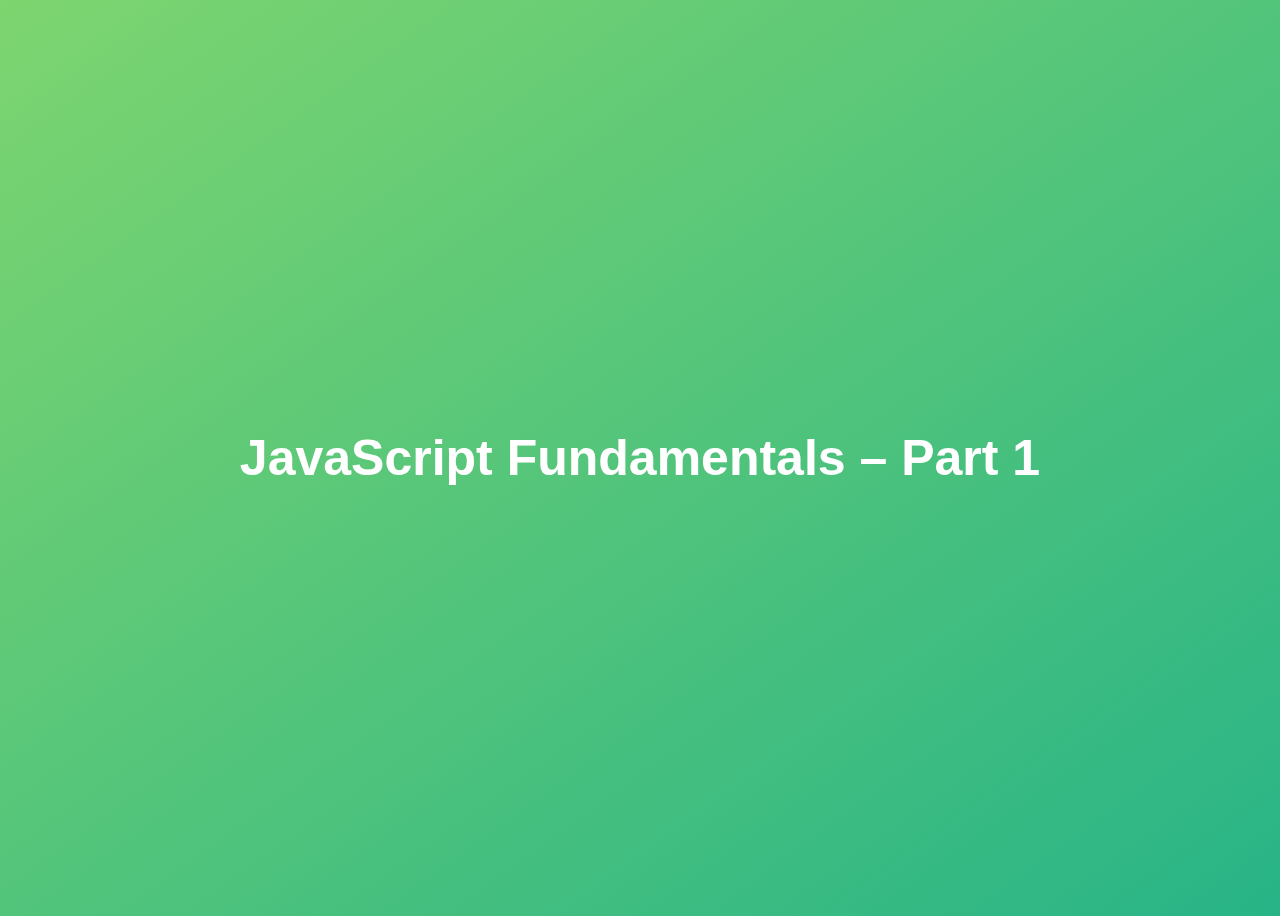
<file: 01-Fundamentals-Part-1/index.html>
<!DOCTYPE html>
<html lang="en">

<head>
  <meta charset="UTF-8" />
  <meta name="viewport" content="width=device-width, initial-scale=1.0" />
  <meta http-equiv="X-UA-Compatible" content="ie=edge" />
  <title>JavaScript Fundamentals – Part 1</title>
  <style>
    body {
      height: 100vh;
      display: flex;
      align-items: center;
      background: linear-gradient(to top left, #28b487, #7dd56f);
    }

    h1 {
      font-family: sans-serif;
      font-size: 50px;
      line-height: 1.3;
      width: 100%;
      padding: 30px;
      text-align: center;
      color: white;
    }
  </style>
</head>

<body>
  <h1>JavaScript Fundamentals – Part 1</h1>
  <script src="script.js"></script>
</body>

</html>
</file>
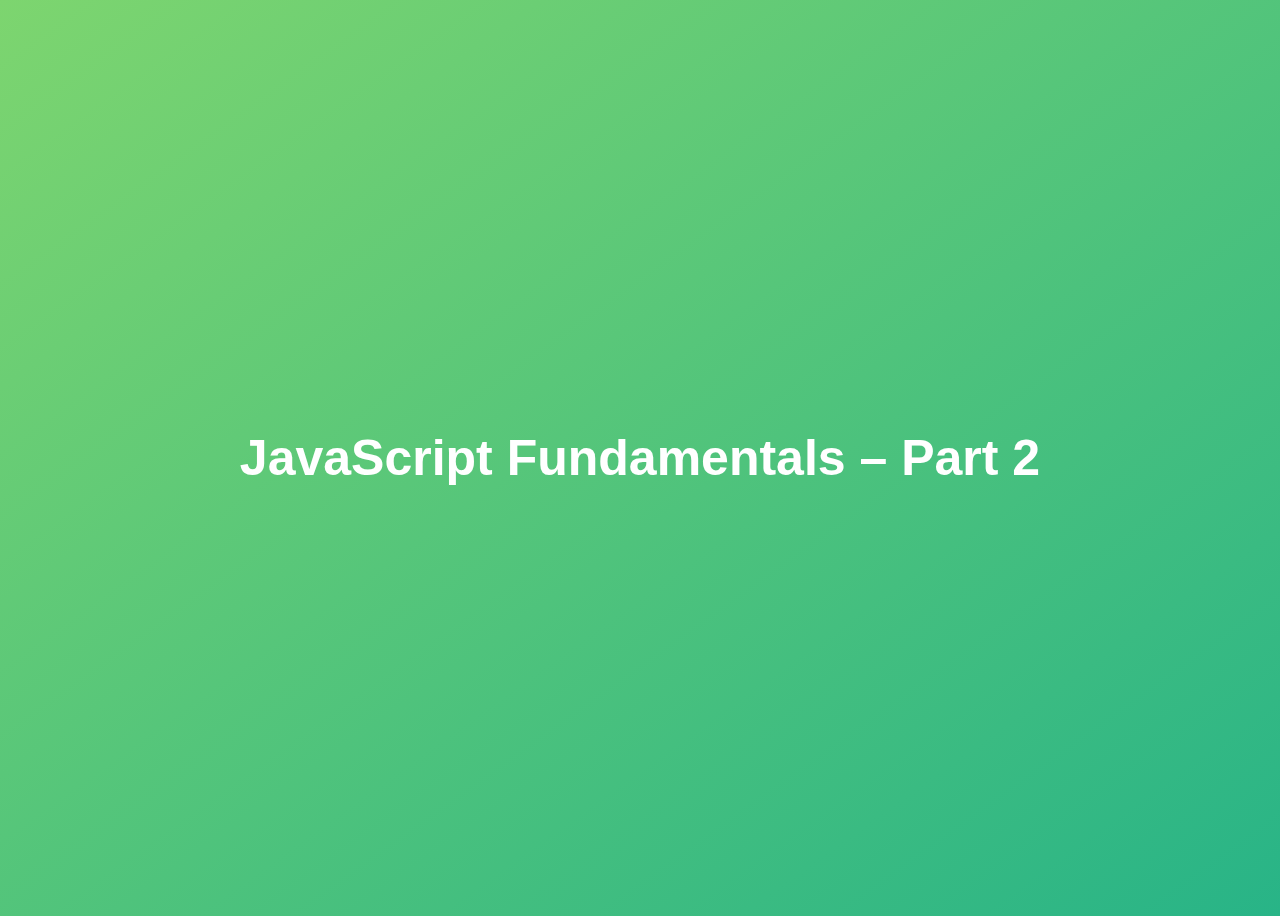
<file: 02-Fundamentals-Part-2/index.html>
<!DOCTYPE html>
<html lang="en">

<head>
  <meta charset="UTF-8" />
  <meta name="viewport" content="width=device-width, initial-scale=1.0" />
  <meta http-equiv="X-UA-Compatible" content="ie=edge" />
  <title>JavaScript Fundamentals – Part 2</title>
  <style>
    body {
      height: 100vh;
      display: flex;
      align-items: center;
      background: linear-gradient(to top left, #28b487, #7dd56f);
    }

    h1 {
      font-family: sans-serif;
      font-size: 50px;
      line-height: 1.3;
      width: 100%;
      padding: 30px;
      text-align: center;
      color: white;
    }
  </style>
</head>

<body>
  <h1>JavaScript Fundamentals – Part 2</h1>
  <script src="script.js"></script>
</body>

</html>
</file>
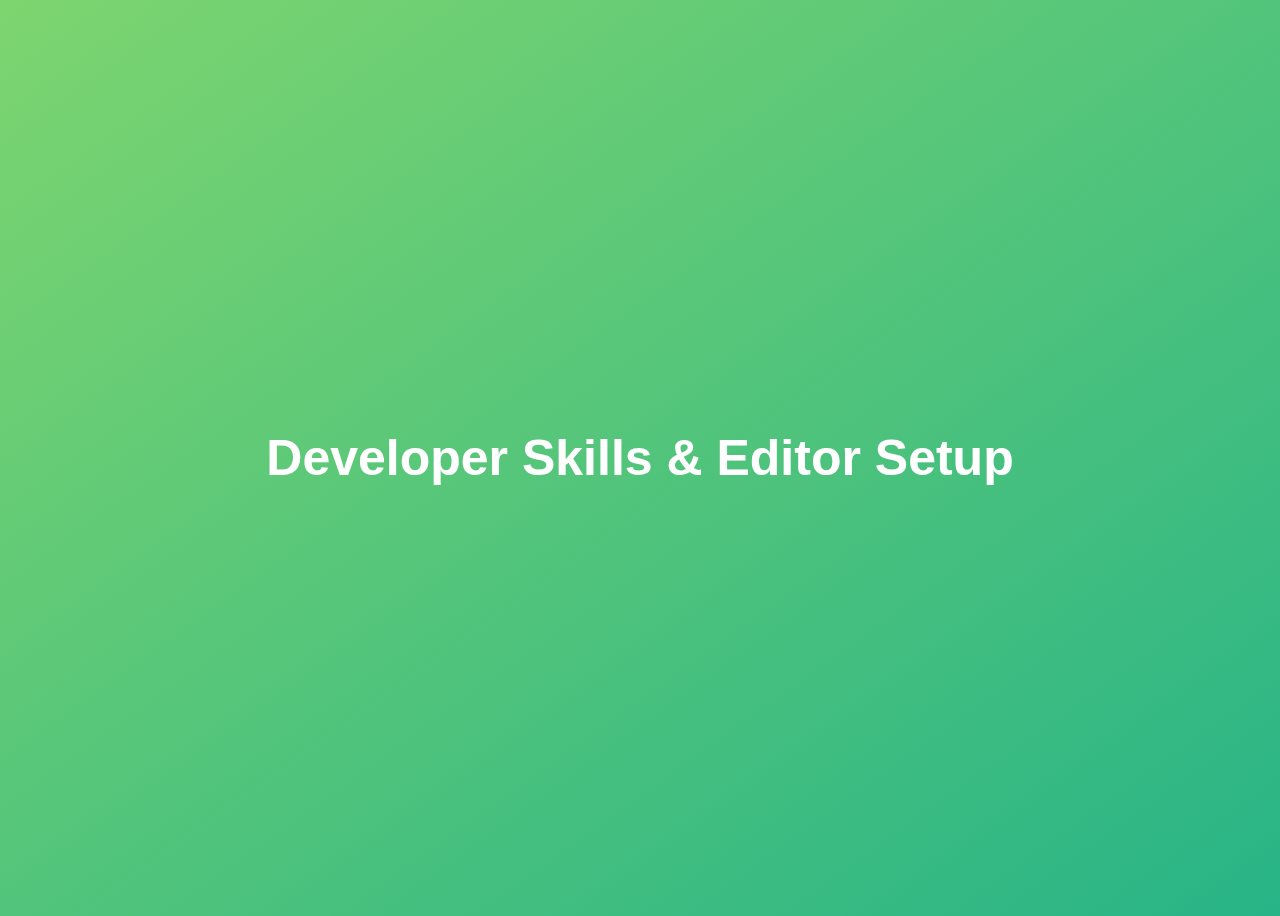
<file: 03-Developer-Skills/index.html>
<!DOCTYPE html>
<html lang="en">

<head>
  <meta charset="UTF-8" />
  <meta name="viewport" content="width=device-width, initial-scale=1.0" />
  <meta http-equiv="X-UA-Compatible" content="ie=edge" />
  <title>Developer Skills & Editor Setup</title>
  <style>
    body {
      height: 100vh;
      display: flex;
      align-items: center;
      background: linear-gradient(to top left, #28b487, #7dd56f);
    }

    h1 {
      font-family: sans-serif;
      font-size: 50px;
      line-height: 1.3;
      width: 100%;
      padding: 30px;
      text-align: center;
      color: white;
    }
  </style>
</head>

<body>
  <h1>Developer Skills & Editor Setup</h1>
  <script src="script.js"></script>
</body>

</html>
</file>
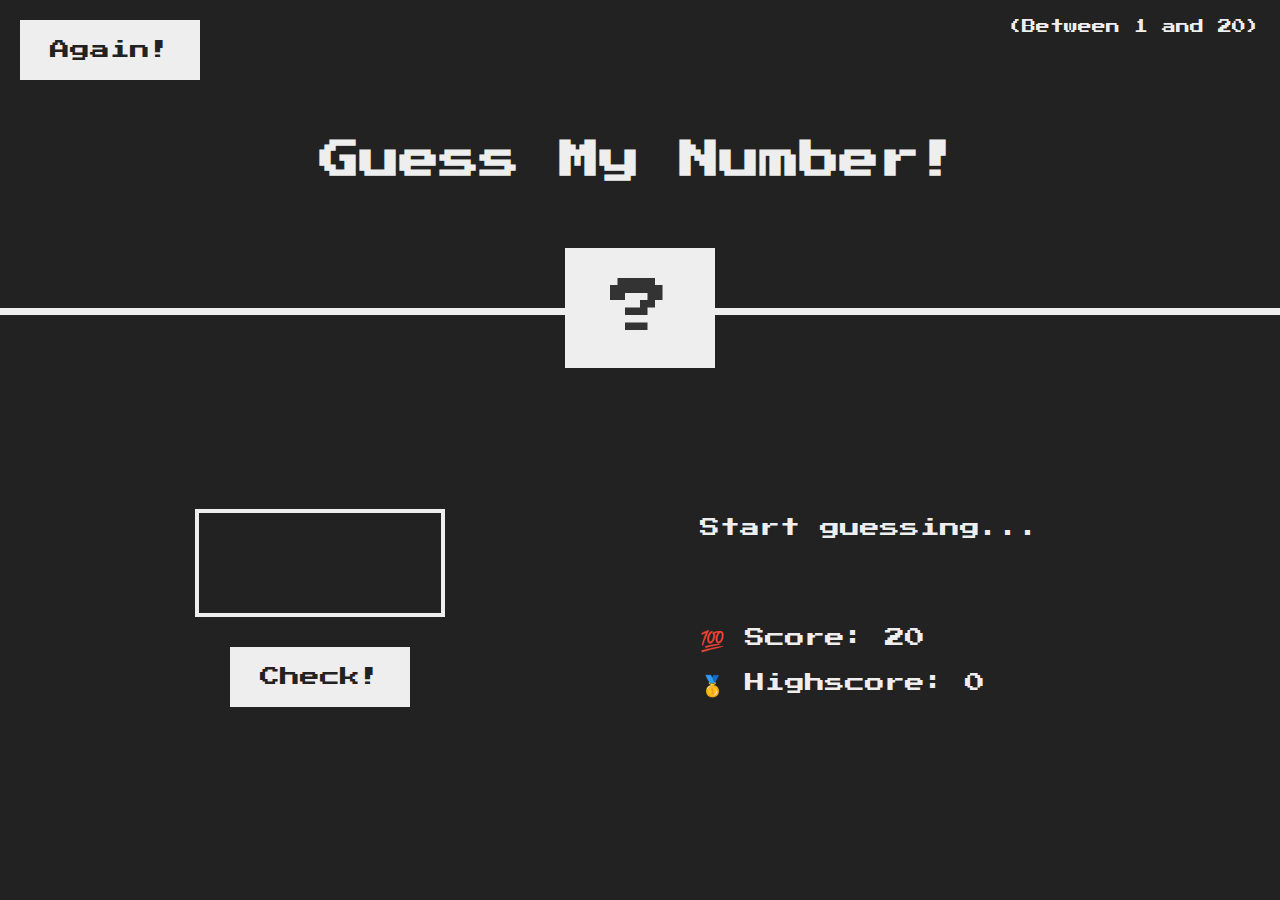
<file: 05-Guess-My-Number/index.html>
<!DOCTYPE html>
<html lang="en">

<head>
  <meta charset="UTF-8" />
  <meta name="viewport" content="width=device-width, initial-scale=1.0" />
  <meta http-equiv="X-UA-Compatible" content="ie=edge" />
  <link rel="stylesheet" href="style.css" />
  <title>Guess My Number!</title>
</head>

<body>
  <header>
    <h1>Guess My Number!</h1>
    <p class="between">(Between 1 and 20)</p>
    <button class="btn again">Again!</button>
    <div class="number">?</div>
  </header>
  <main>
    <section class="left">
      <input type="number" class="guess" />
      <button class="btn check">Check!</button>
    </section>
    <section class="right">
      <p class="message">Start guessing...</p>
      <p class="label-score">💯 Score: <span class="score">20</span></p>
      <p class="label-highscore">
        🥇 Highscore: <span class="highscore">0</span>
      </p>
    </section>
  </main>
  <script src="script.js"></script>
</body>

</html>
</file>
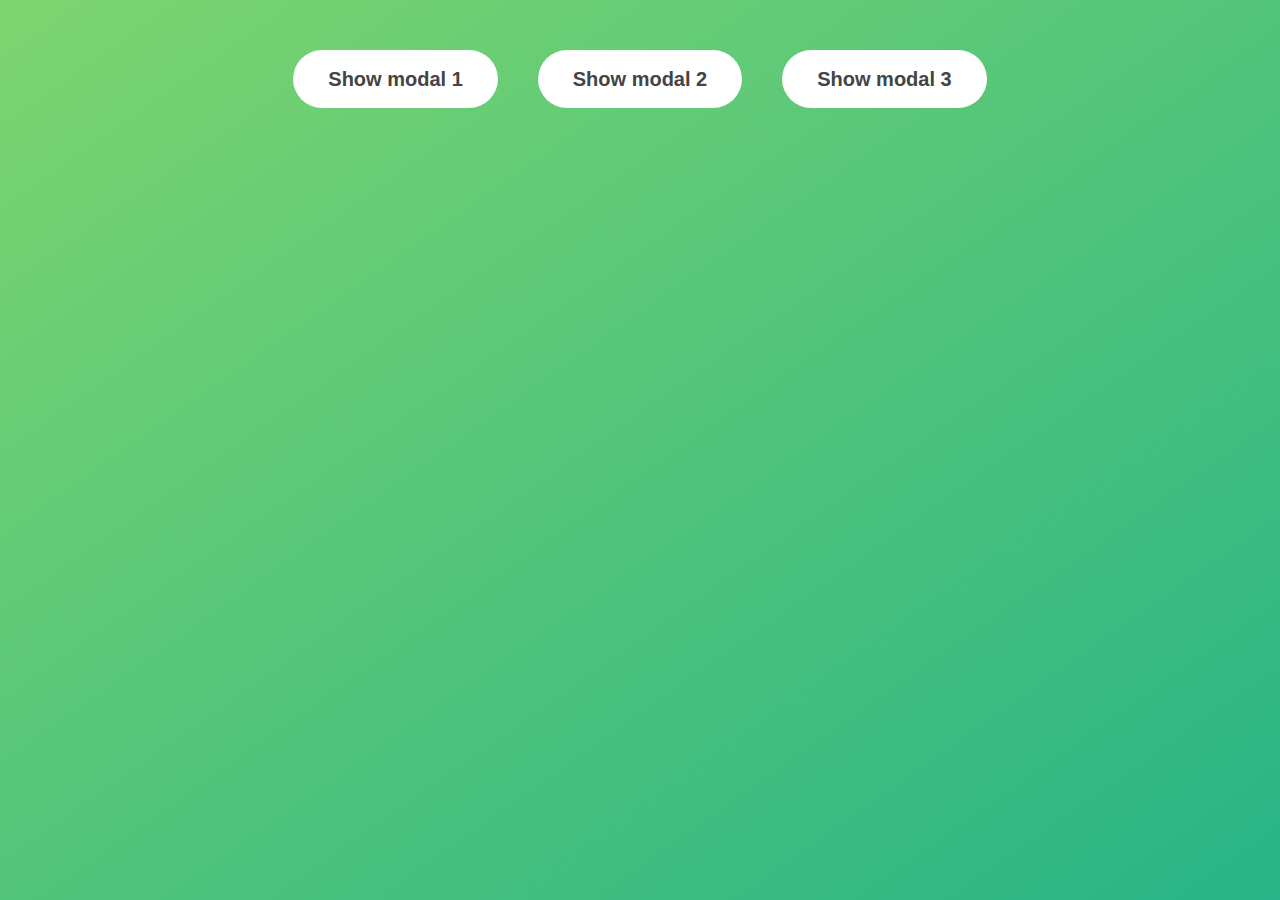
<file: 06-Modal/index.html>
<!DOCTYPE html>
<html lang="en">

<head>
  <meta charset="UTF-8" />
  <meta name="viewport" content="width=device-width, initial-scale=1.0" />
  <meta http-equiv="X-UA-Compatible" content="ie=edge" />
  <link rel="stylesheet" href="style.css" />
  <title>Modal window</title>
</head>

<body>
  <button class="show-modal">Show modal 1</button>
  <button class="show-modal">Show modal 2</button>
  <button class="show-modal">Show modal 3</button>

  <div class="modal hidden">
    <button class="close-modal">&times;</button>
    <h1>I'm a modal window 😍</h1>
    <p>
      Lorem ipsum dolor sit amet, consectetur adipisicing elit, sed do eiusmod
      tempor incididunt ut labore et dolore magna aliqua. Ut enim ad minim
      veniam, quis nostrud exercitation ullamco laboris nisi ut aliquip ex ea
      commodo consequat. Duis aute irure dolor in reprehenderit in voluptate
      velit esse cillum dolore eu fugiat nulla pariatur. Excepteur sint
      occaecat cupidatat non proident, sunt in culpa qui officia deserunt
      mollit anim id est laborum.
    </p>
  </div>
  <div class="overlay hidden"></div>

  <script src="script.js"></script>
</body>

</html>
</file>
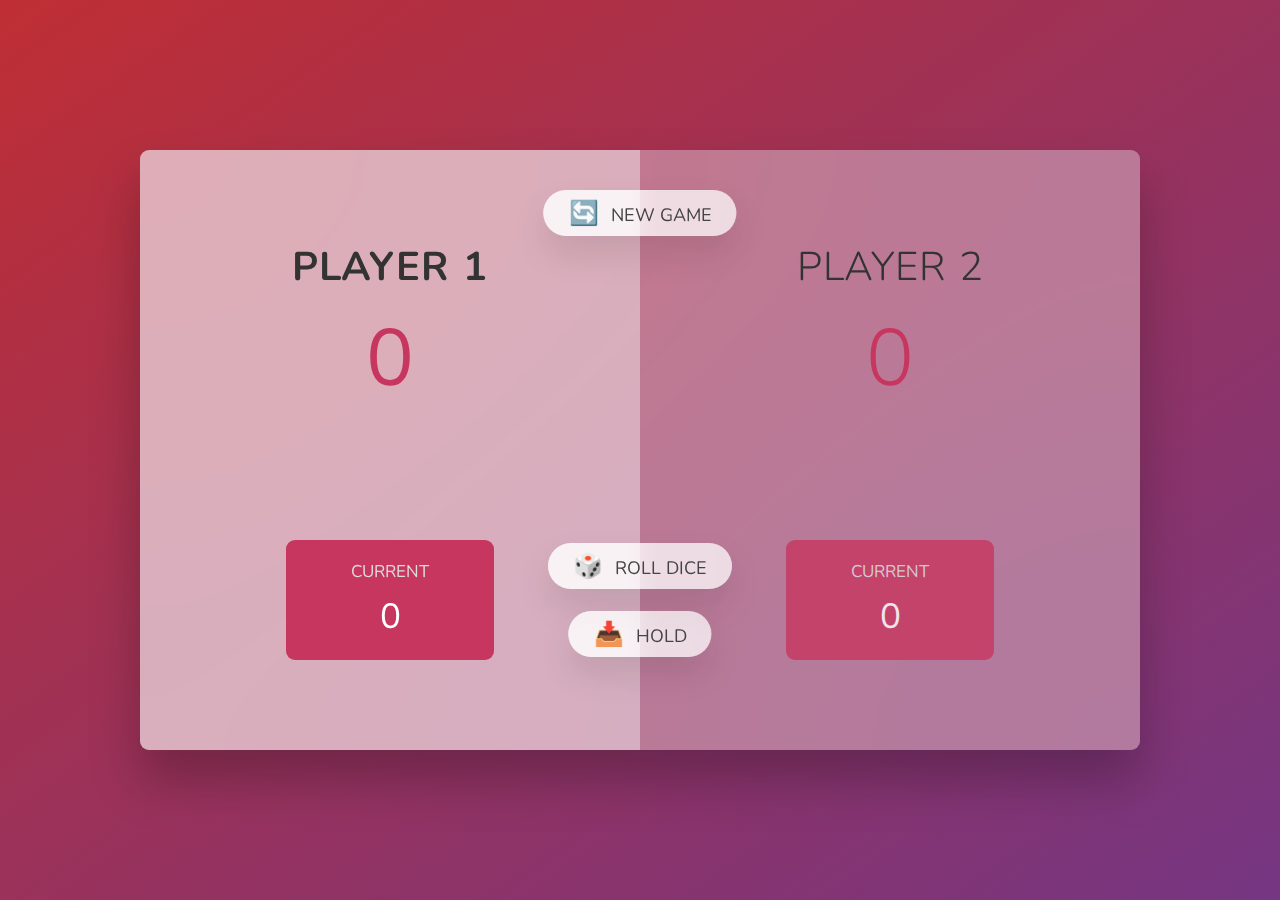
<file: 07-Pig-Game/index.html>
<!DOCTYPE html>
<html lang="en">

<head>
  <meta charset="UTF-8" />
  <meta name="viewport" content="width=device-width, initial-scale=1.0" />
  <meta http-equiv="X-UA-Compatible" content="ie=edge" />
  <link rel="stylesheet" href="style.css" />
  <title>Pig Game</title>
</head>

<body>
  <main>
    <section class="player player--0 player--active">
      <h2 class="name" id="name--0">Player 1</h2>
      <p class="score" id="score--0">43</p>
      <div class="current">
        <p class="current-label">Current</p>
        <p class="current-score" id="current--0">0</p>
      </div>
    </section>
    <section class="player player--1">
      <h2 class="name" id="name--1">Player 2</h2>
      <p class="score" id="score--1">24</p>
      <div class="current">
        <p class="current-label">Current</p>
        <p class="current-score" id="current--1">0</p>
      </div>
    </section>

    <img src="dice-5.png" alt="Playing dice" class="dice" />
    <button class="btn btn--new">🔄 New game</button>
    <button class="btn btn--roll">🎲 Roll dice</button>
    <button class="btn btn--hold">📥 Hold</button>
  </main>
  <script src="script.js"></script>
</body>

</html>
</file>
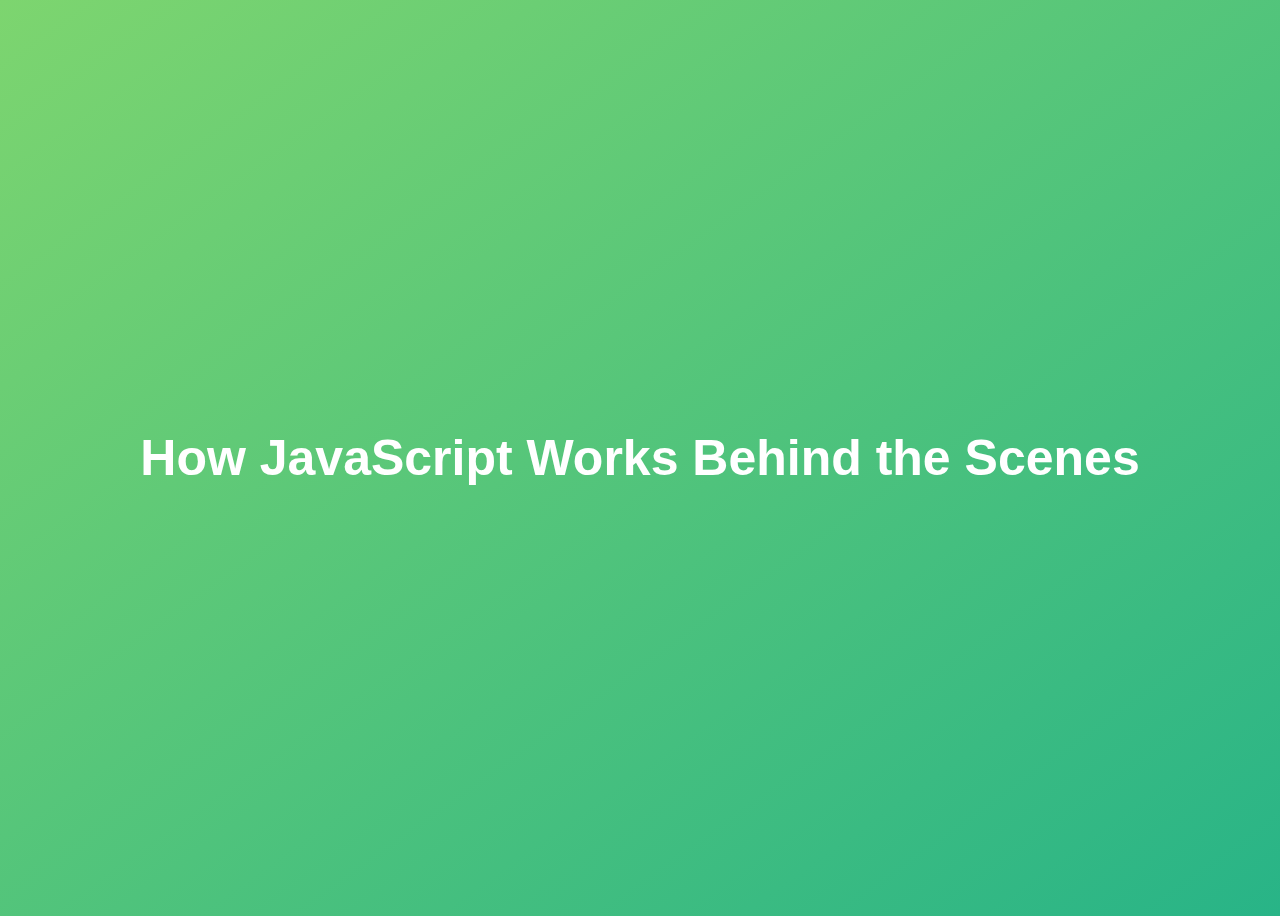
<file: 08-Behind-the-Scenes/index.html>
<!DOCTYPE html>
<html lang="en">

<head>
  <meta charset="UTF-8" />
  <meta name="viewport" content="width=device-width, initial-scale=1.0" />
  <meta http-equiv="X-UA-Compatible" content="ie=edge" />
  <title>How JavaScript Works Behind the Scenes</title>
  <style>
    body {
      height: 100vh;
      display: flex;
      align-items: center;
      background: linear-gradient(to top left, #28b487, #7dd56f);
    }

    h1 {
      font-family: sans-serif;
      font-size: 50px;
      line-height: 1.3;
      width: 100%;
      padding: 30px;
      text-align: center;
      color: white;
    }
  </style>
</head>

<body>
  <h1>How JavaScript Works Behind the Scenes</h1>
  <script src="script.js"></script>
</body>

</html>
</file>
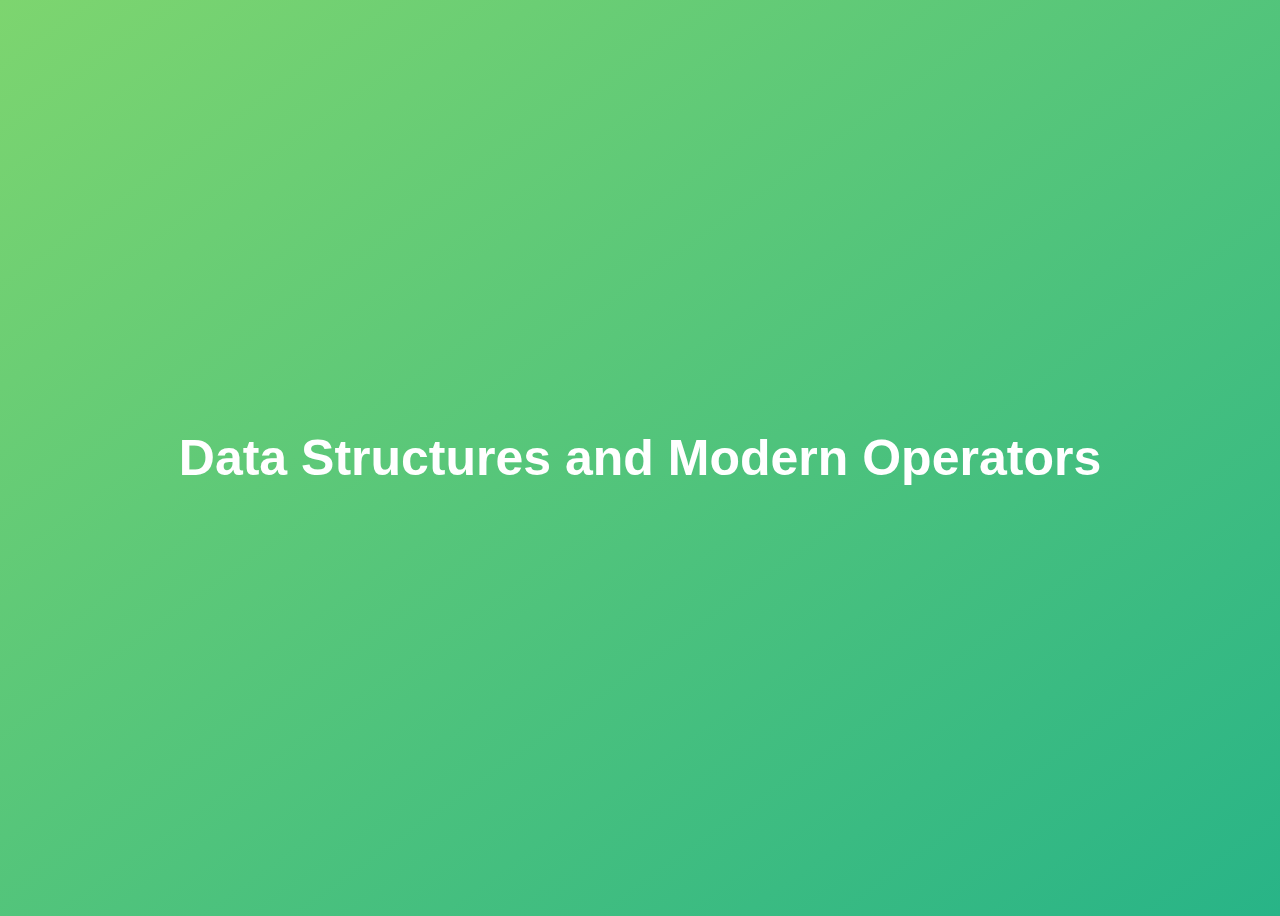
<file: 09-Data-Structures-Operators/index.html>
<!DOCTYPE html>
<html lang="en">
  <head>
    <meta charset="UTF-8" />
    <meta name="viewport" content="width=device-width, initial-scale=1.0" />
    <meta http-equiv="X-UA-Compatible" content="ie=edge" />
    <title>Data Structures and Modern Operators</title>
    <style>
      body {
        height: 100vh;
        display: flex;
        align-items: center;
        background: linear-gradient(to top left, #28b487, #7dd56f);
      }
      h1 {
        font-family: sans-serif;
        font-size: 50px;
        line-height: 1.3;
        width: 100%;
        padding: 30px;
        text-align: center;
        color: white;
      }
      button {
        width: 50px;
        height: 20px;
        margin: 10px;
      }
      textarea {
        width: 300px;
        height: 100px;
      }
    </style>
  </head>
  <body>
    <h1>Data Structures and Modern Operators</h1>
    <script src="script.js"></script>
  </body>
</html>
</file>
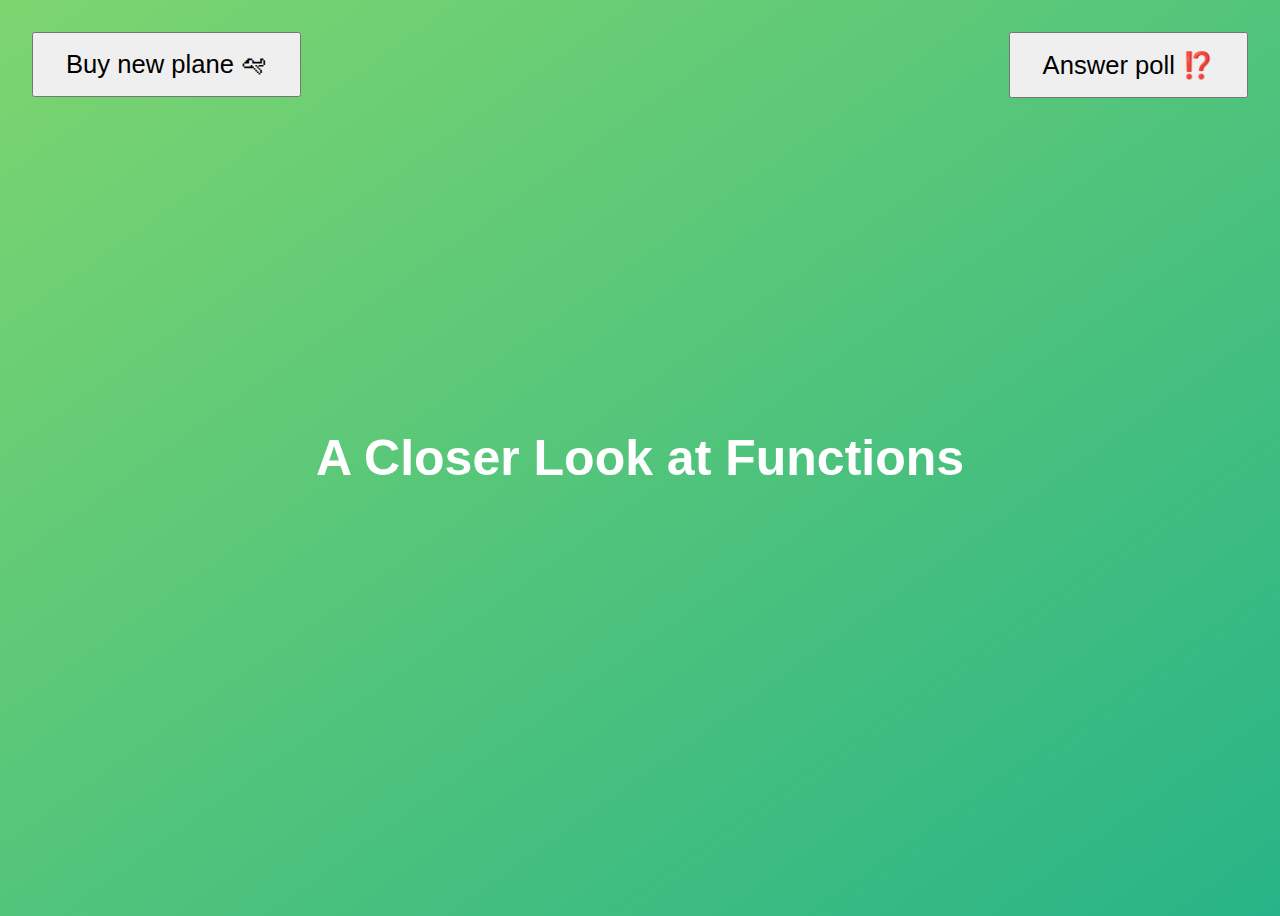
<file: 10-Functions/index.html>
<!DOCTYPE html>
<html lang="en">

<head>
  <meta charset="UTF-8" />
  <meta name="viewport" content="width=device-width, initial-scale=1.0" />
  <meta http-equiv="X-UA-Compatible" content="ie=edge" />
  <title>A Closer Look at Functions</title>
  <style>
    body {
      height: 100vh;
      display: flex;
      align-items: center;
      background: linear-gradient(to top left, #28b487, #7dd56f);
    }

    h1 {
      font-family: sans-serif;
      font-size: 50px;
      line-height: 1.3;
      width: 100%;
      padding: 30px;
      text-align: center;
      color: white;
    }

    .buy,
    .poll {
      font-size: 1.6rem;
      padding: 1rem 2rem;
      position: absolute;
      top: 2rem;
    }

    .buy {
      left: 2rem;
    }

    .poll {
      right: 2rem;
    }
  </style>
</head>

<body>
  <h1>A Closer Look at Functions</h1>
  <button class="buy">Buy new plane 🛩</button>
  <button class="poll">Answer poll ⁉️</button>
  <script src="script.js"></script>
</body>

</html>
</file>
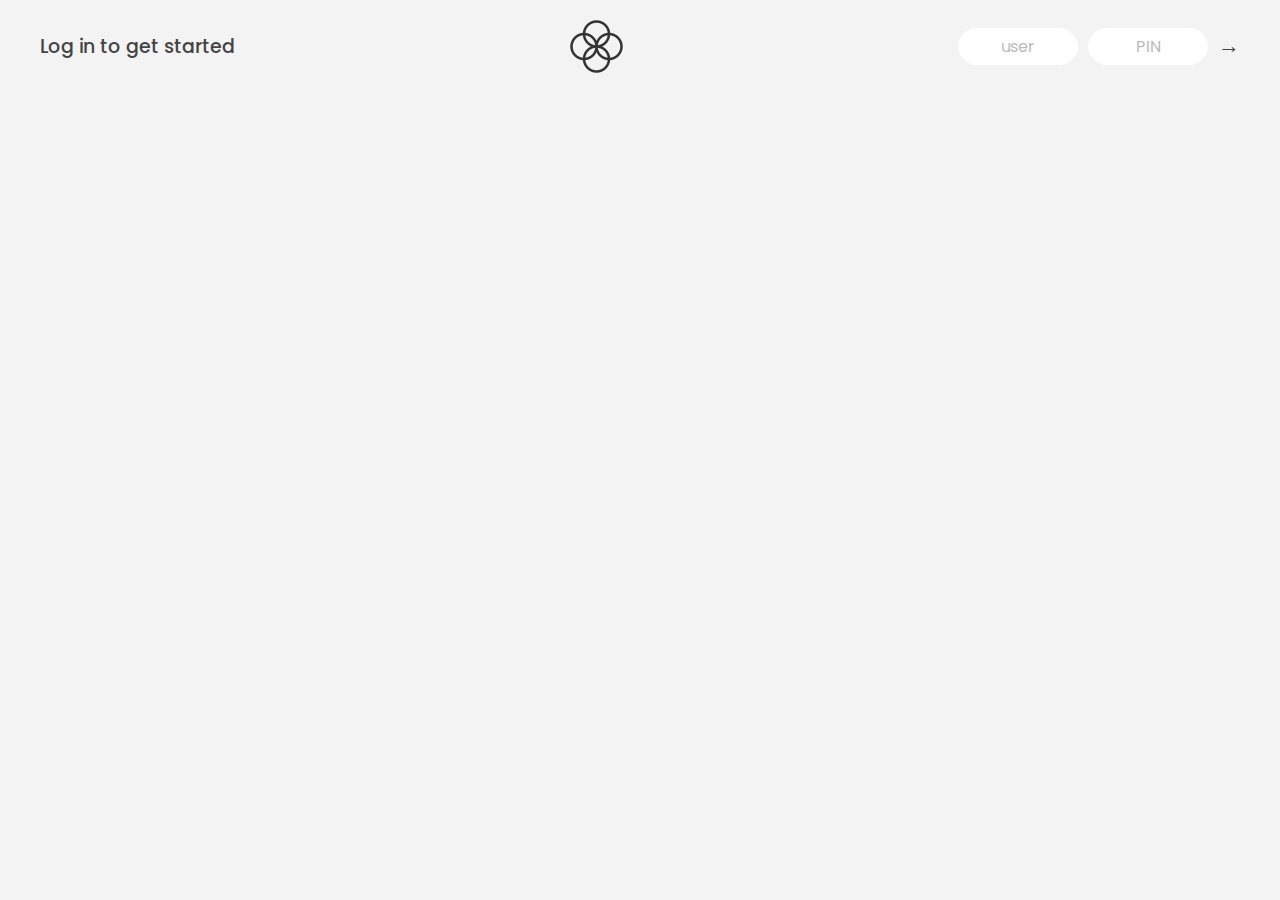
<file: 11-Arrays-Bankist/index.html>
<!DOCTYPE html>
<html lang="en">

<head>
  <meta charset="UTF-8" />
  <meta name="viewport" content="width=device-width, initial-scale=1.0" />
  <meta http-equiv="X-UA-Compatible" content="ie=edge" />
  <link rel="shortcut icon" type="image/png" href="/icon.png" />

  <link href="https://fonts.googleapis.com/css?family=Poppins:400,500,600&display=swap" rel="stylesheet" />

  <link rel="stylesheet" href="style.css" />
  <title>Bankist</title>
</head>

<body>
  <!-- TOP NAVIGATION -->
  <nav>
    <p class="welcome">Log in to get started</p>
    <img src="logo.png" alt="Logo" class="logo" />
    <form class="login">
      <input type="text" placeholder="user" class="login__input login__input--user" />
      <!-- In practice, use type="password" -->
      <input type="text" placeholder="PIN" maxlength="4" class="login__input login__input--pin" />
      <button class="login__btn">&rarr;</button>
    </form>
  </nav>

  <main class="app">
    <!-- BALANCE -->
    <div class="balance">
      <div>
        <p class="balance__label">Current balance</p>
        <p class="balance__date">
          As of <span class="date">05/03/2037</span>
        </p>
      </div>
      <p class="balance__value">0000€</p>
    </div>

    <!-- MOVEMENTS -->
    <div class="movements">
      <div class="movements__row">
        <div class="movements__type movements__type--deposit">2 deposit</div>
        <div class="movements__date">3 days ago</div>
        <div class="movements__value">4 000€</div>
      </div>
      <div class="movements__row">
        <div class="movements__type movements__type--withdrawal">
          1 withdrawal
        </div>
        <div class="movements__date">24/01/2037</div>
        <div class="movements__value">-378€</div>
      </div>
    </div>

    <!-- SUMMARY -->
    <div class="summary">
      <p class="summary__label">In</p>
      <p class="summary__value summary__value--in">0000€</p>
      <p class="summary__label">Out</p>
      <p class="summary__value summary__value--out">0000€</p>
      <p class="summary__label">Interest</p>
      <p class="summary__value summary__value--interest">0000€</p>
      <button class="btn--sort">&downarrow; SORT</button>
    </div>

    <!-- OPERATION: TRANSFERS -->
    <div class="operation operation--transfer">
      <h2>Transfer money</h2>
      <form class="form form--transfer">
        <input type="text" class="form__input form__input--to" />
        <input type="number" class="form__input form__input--amount" />
        <button class="form__btn form__btn--transfer">&rarr;</button>
        <label class="form__label">Transfer to</label>
        <label class="form__label">Amount</label>
      </form>
    </div>

    <!-- OPERATION: LOAN -->
    <div class="operation operation--loan">
      <h2>Request loan</h2>
      <form class="form form--loan">
        <input type="number" class="form__input form__input--loan-amount" />
        <button class="form__btn form__btn--loan">&rarr;</button>
        <label class="form__label form__label--loan">Amount</label>
      </form>
    </div>

    <!-- OPERATION: CLOSE -->
    <div class="operation operation--close">
      <h2>Close account</h2>
      <form class="form form--close">
        <input type="text" class="form__input form__input--user" />
        <input type="password" maxlength="6" class="form__input form__input--pin" />
        <button class="form__btn form__btn--close">&rarr;</button>
        <label class="form__label">Confirm user</label>
        <label class="form__label">Confirm PIN</label>
      </form>
    </div>

    <!-- LOGOUT TIMER -->
    <p class="logout-timer">
      You will be logged out in <span class="timer">05:00</span>
    </p>
  </main>

  <!-- <footer>
      &copy; by Jonas Schmedtmann. Don't claim as your own :)
    </footer> -->

  <script src="script.js"></script>
</body>

</html>
</file>
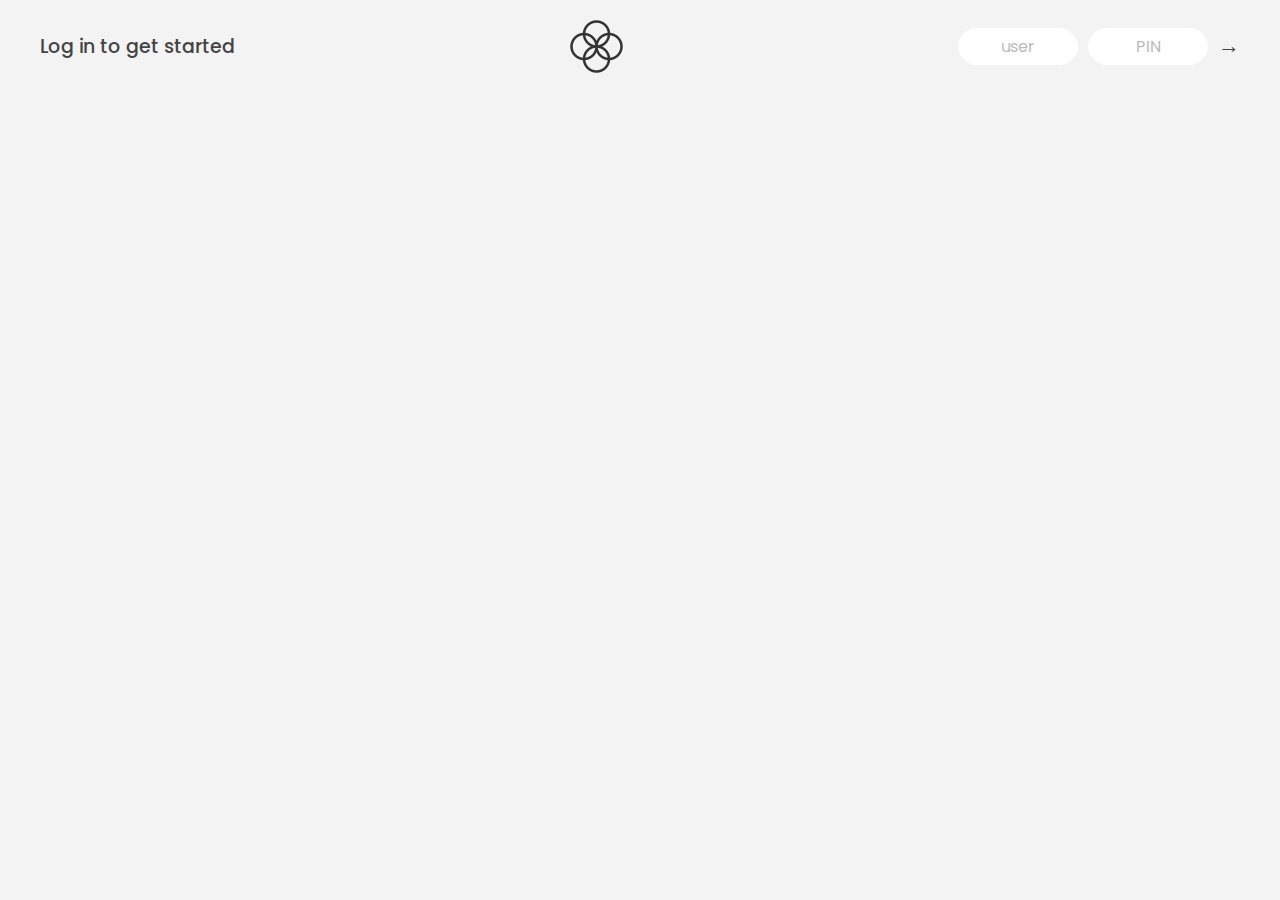
<file: 12-Numbers-Dates-Timers-Bankist/index.html>
<!DOCTYPE html>
<html lang="en">
  <head>
    <meta charset="UTF-8" />
    <meta name="viewport" content="width=device-width, initial-scale=1.0" />
    <meta http-equiv="X-UA-Compatible" content="ie=edge" />
    <link rel="shortcut icon" type="image/png" href="/icon.png" />

    <link
      href="https://fonts.googleapis.com/css?family=Poppins:400,500,600&display=swap"
      rel="stylesheet"
    />

    <link rel="stylesheet" href="style.css" />
    <title>Bankist</title>
  </head>
  <body>
    <!-- TOP NAVIGATION -->
    <nav>
      <p class="welcome">Log in to get started</p>
      <img src="logo.png" alt="Logo" class="logo" />
      <form class="login">
        <input
          type="text"
          placeholder="user"
          class="login__input login__input--user"
        />
        <!-- In practice, use type="password" -->
        <input
          type="text"
          placeholder="PIN"
          maxlength="4"
          class="login__input login__input--pin"
        />
        <button class="login__btn">&rarr;</button>
      </form>
    </nav>

    <main class="app">
      <!-- BALANCE -->
      <div class="balance">
        <div>
          <p class="balance__label">Current balance</p>
          <p class="balance__date">
            As of <span class="date">05/03/2037</span>
          </p>
        </div>
        <p class="balance__value">0000€</p>
      </div>

      <!-- MOVEMENTS -->
      <div class="movements">
        <div class="movements__row">
          <div class="movements__type movements__type--deposit">2 deposit</div>
          <div class="movements__date">3 days ago</div>
          <div class="movements__value">4 000€</div>
        </div>
        <div class="movements__row">
          <div class="movements__type movements__type--withdrawal">
            1 withdrawal
          </div>
          <div class="movements__date">24/01/2037</div>
          <div class="movements__value">-378€</div>
        </div>
      </div>

      <!-- SUMMARY -->
      <div class="summary">
        <p class="summary__label">In</p>
        <p class="summary__value summary__value--in">0000€</p>
        <p class="summary__label">Out</p>
        <p class="summary__value summary__value--out">0000€</p>
        <p class="summary__label">Interest</p>
        <p class="summary__value summary__value--interest">0000€</p>
        <button class="btn--sort">&downarrow; SORT</button>
      </div>

      <!-- OPERATION: TRANSFERS -->
      <div class="operation operation--transfer">
        <h2>Transfer money</h2>
        <form class="form form--transfer">
          <input type="text" class="form__input form__input--to" />
          <input type="number" class="form__input form__input--amount" />
          <button class="form__btn form__btn--transfer">&rarr;</button>
          <label class="form__label">Transfer to</label>
          <label class="form__label">Amount</label>
        </form>
      </div>

      <!-- OPERATION: LOAN -->
      <div class="operation operation--loan">
        <h2>Request loan</h2>
        <form class="form form--loan">
          <input type="number" class="form__input form__input--loan-amount" />
          <button class="form__btn form__btn--loan">&rarr;</button>
          <label class="form__label form__label--loan">Amount</label>
        </form>
      </div>

      <!-- OPERATION: CLOSE -->
      <div class="operation operation--close">
        <h2>Close account</h2>
        <form class="form form--close">
          <input type="text" class="form__input form__input--user" />
          <input
            type="password"
            maxlength="6"
            class="form__input form__input--pin"
          />
          <button class="form__btn form__btn--close">&rarr;</button>
          <label class="form__label">Confirm user</label>
          <label class="form__label">Confirm PIN</label>
        </form>
      </div>

      <!-- LOGOUT TIMER -->
      <p class="logout-timer">
        You will be logged out in <span class="timer">05:00</span>
      </p>
    </main>

    <!-- <footer>
      &copy; by Jonas Schmedtmann. Don't claim as your own :)
    </footer> -->

    <script src="script.js"></script>
  </body>
</html>
</file>
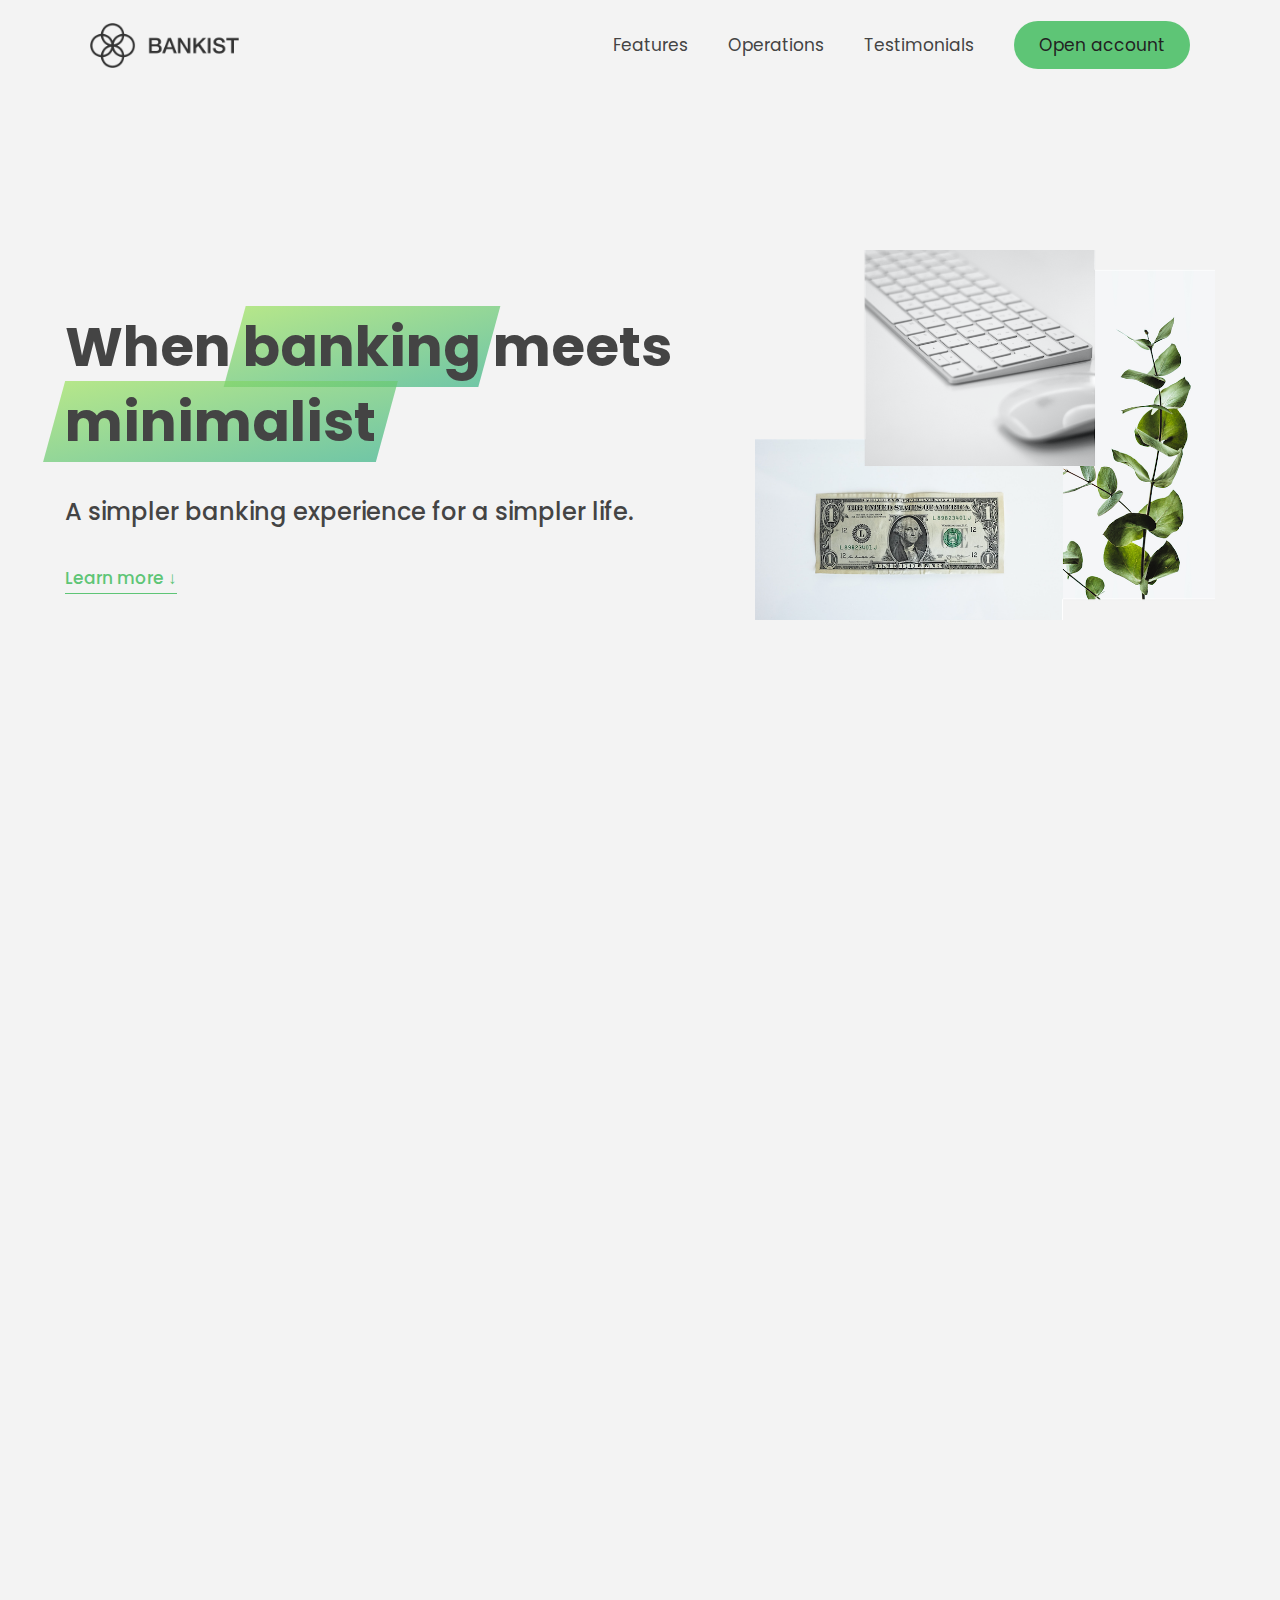
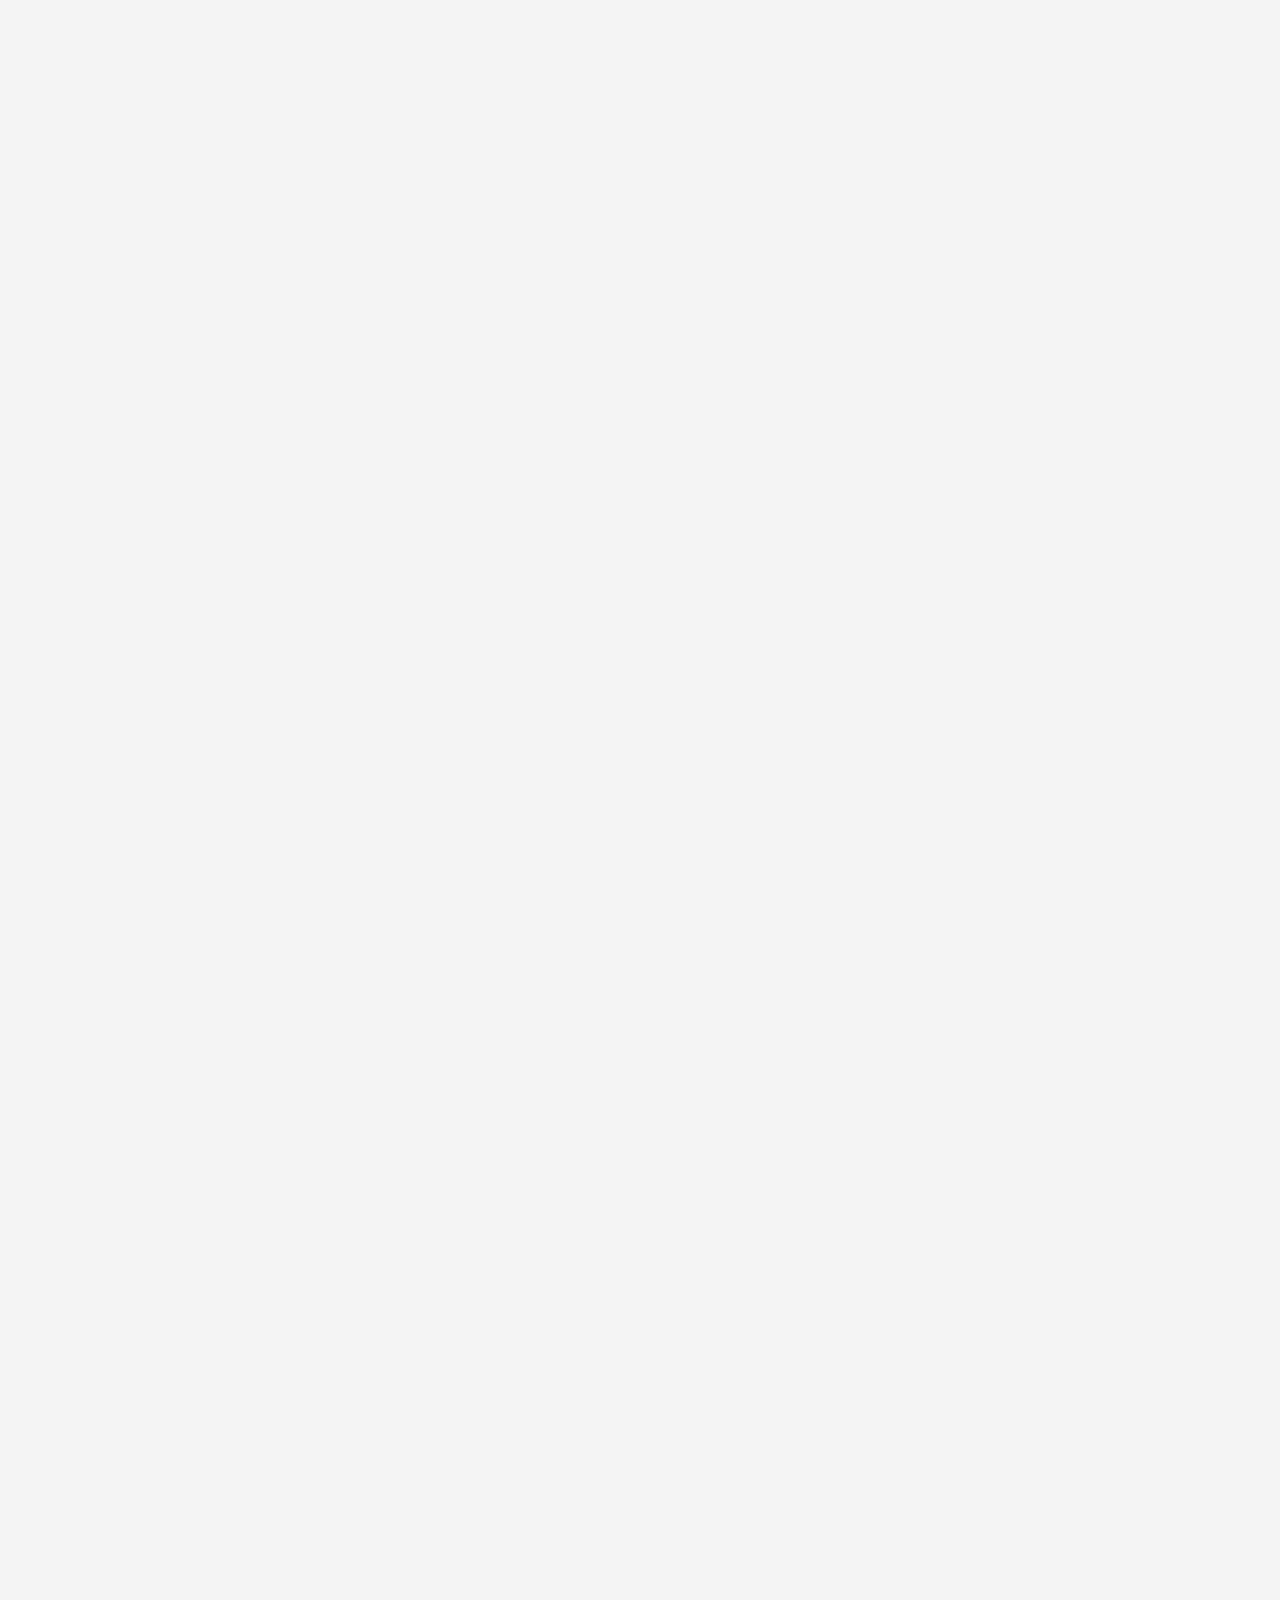
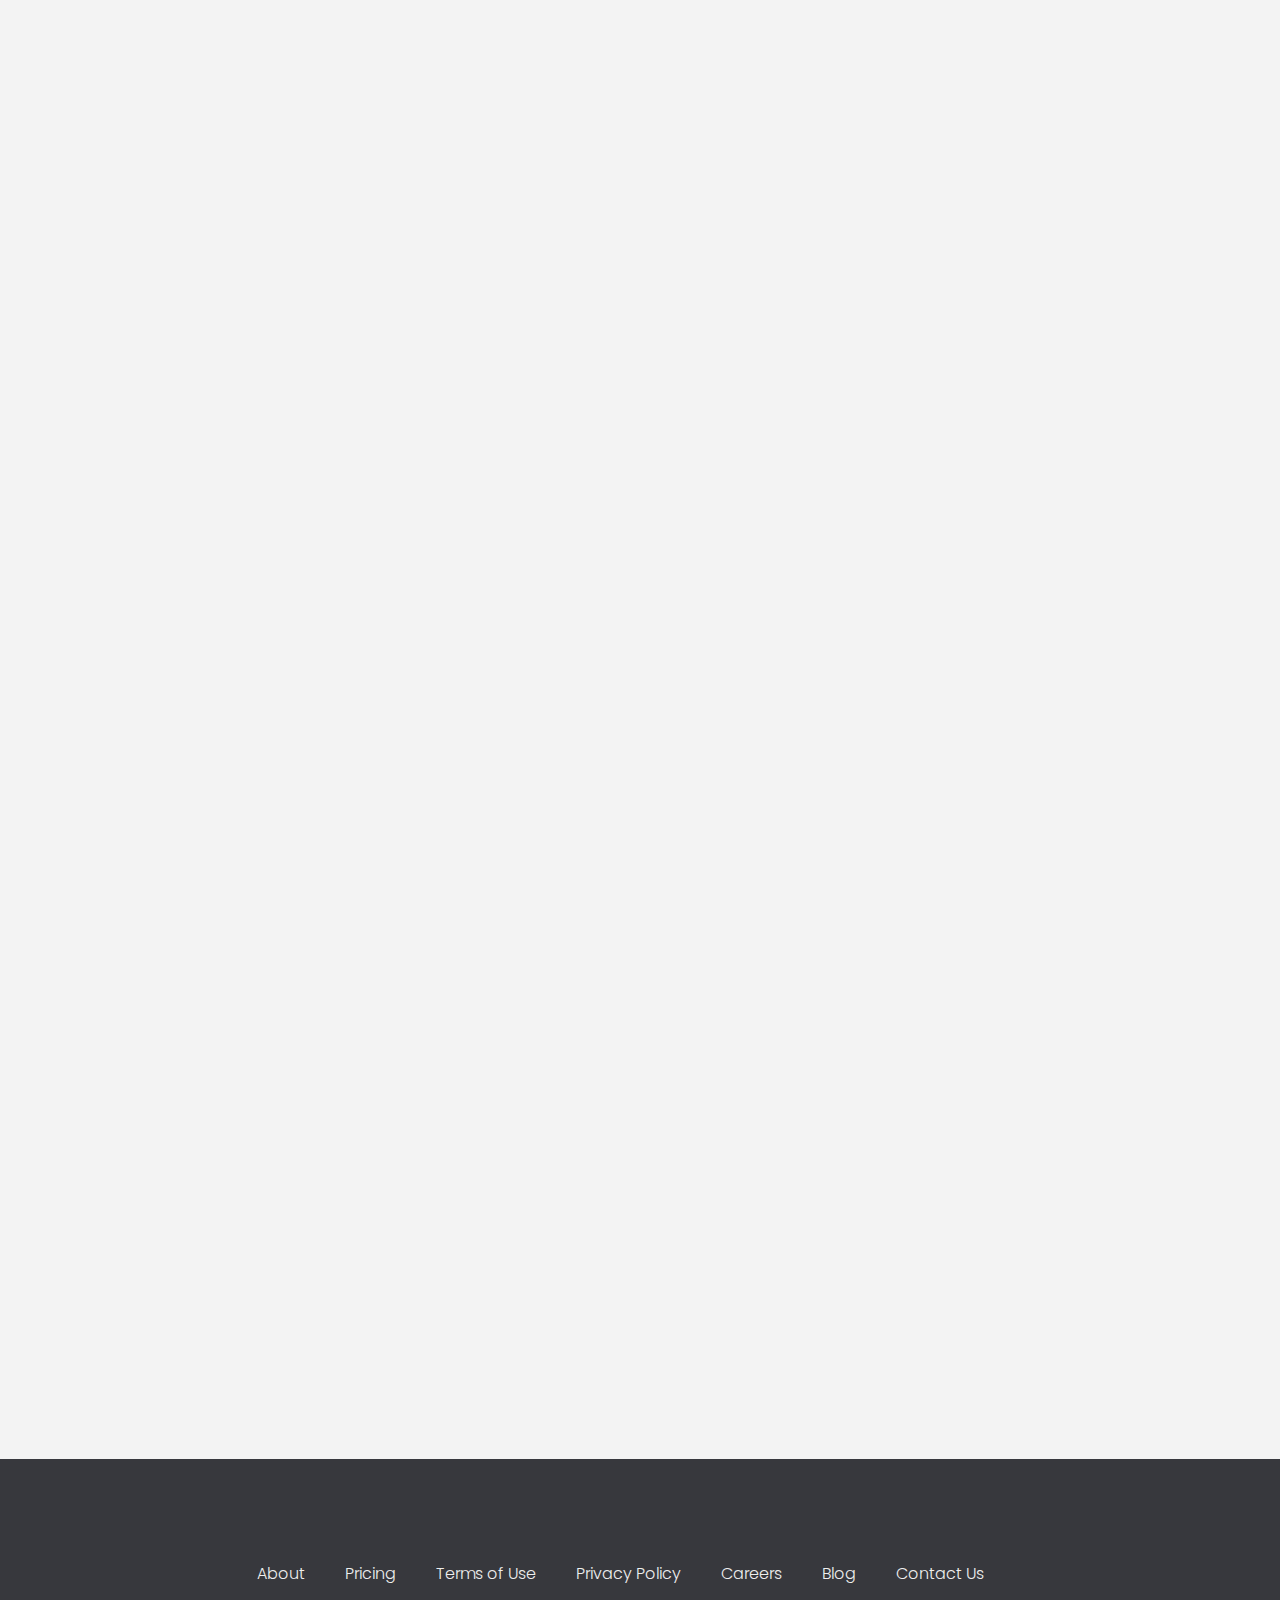
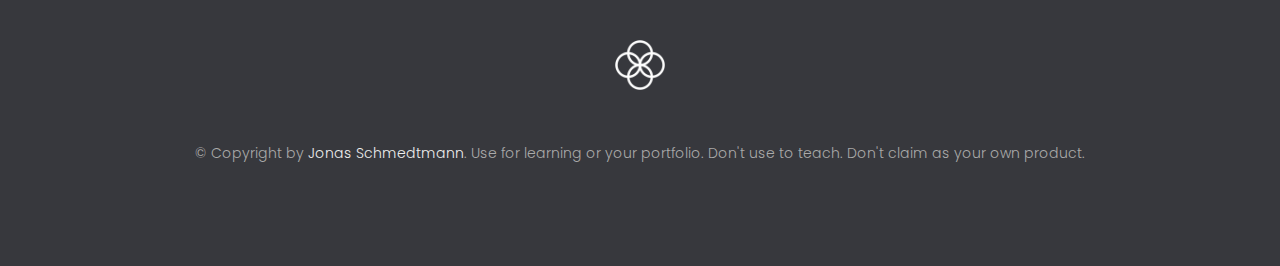
<file: 13-Advanced-DOM-Bankist/index.html>
<!DOCTYPE html>
<html lang="en">

<head>
  <meta charset="UTF-8" />
  <meta name="viewport" content="width=device-width, initial-scale=1.0" />
  <meta http-equiv="X-UA-Compatible" content="ie=edge" />
  <link rel="shortcut icon" type="image/png" href="img/icon.png" />

  <link href="https://fonts.googleapis.com/css?family=Poppins:300,400,500,600&display=swap" rel="stylesheet" />
  <link rel="stylesheet" href="style.css" />
  <title>Bankist | When Banking meets Minimalist</title>

  <script defer src="script.js"></script>
</head>

<body>
  <header class="header">
    <nav class="nav">
      <img src="img/logo.png" alt="Bankist logo" class="nav__logo" id="logo" designer="Kiet"
        data-version-number="3.0" />
      <ul class="nav__links">
        <li class="nav__item">
          <a class="nav__link" href="#section--1">Features</a>
        </li>
        <li class="nav__item">
          <a class="nav__link" href="#section--2">Operations</a>
        </li>
        <li class="nav__item">
          <a class="nav__link" href="#section--3">Testimonials</a>
        </li>
        <li class="nav__item">
          <a class="nav__link nav__link--btn btn--show-modal" href="#">Open account</a>
        </li>
      </ul>
    </nav>

    <div class="header__title">
      <!-- <h1 onclick="alert('HTML alert')"> -->
      <h1>
        When
        <!-- Green highlight effect -->
        <span class="highlight">banking</span>
        meets<br />
        <span class="highlight">minimalist</span>
      </h1>
      <h4>A simpler banking experience for a simpler life.</h4>
      <button class="btn--text btn--scroll-to">Learn more &DownArrow;</button>
      <img src="img/hero.png" class="header__img" alt="Minimalist bank items" />
    </div>
  </header>

  <section class="section" id="section--1">
    <div class="section__title">
      <h2 class="section__description">Features</h2>
      <h3 class="section__header">
        Everything you need in a modern bank and more.
      </h3>
    </div>

    <div class="features">
      <img src="img/digital-lazy.jpg" data-src="img/digital.jpg" alt="Computer" class="features__img lazy-img" />
      <div class="features__feature">
        <div class="features__icon">
          <svg>
            <use xlink:href="img/icons.svg#icon-monitor"></use>
          </svg>
        </div>
        <h5 class="features__header">100% digital bank</h5>
        <p>
          Lorem ipsum dolor sit amet consectetur adipisicing elit. Unde alias
          sint quos? Accusantium a fugiat porro reiciendis saepe quibusdam
          debitis ducimus.
        </p>
      </div>

      <div class="features__feature">
        <div class="features__icon">
          <svg>
            <use xlink:href="img/icons.svg#icon-trending-up"></use>
          </svg>
        </div>
        <h5 class="features__header">Watch your money grow</h5>
        <p>
          Nesciunt quos autem dolorum voluptates cum dolores dicta fuga
          inventore ab? Nulla incidunt eius numquam sequi iste pariatur
          quibusdam!
        </p>
      </div>
      <img src="img/grow-lazy.jpg" data-src="img/grow.jpg" alt="Plant" class="features__img lazy-img" />

      <img src="img/card-lazy.jpg" data-src="img/card.jpg" alt="Credit card" class="features__img lazy-img" />
      <div class="features__feature">
        <div class="features__icon">
          <svg>
            <use xlink:href="img/icons.svg#icon-credit-card"></use>
          </svg>
        </div>
        <h5 class="features__header">Free debit card included</h5>
        <p>
          Quasi, fugit in cumque cupiditate reprehenderit debitis animi enim
          eveniet consequatur odit quam quos possimus assumenda dicta fuga
          inventore ab.
        </p>
      </div>
    </div>
  </section>

  <section class="section" id="section--2">
    <div class="section__title">
      <h2 class="section__description">Operations</h2>
      <h3 class="section__header">
        Everything as simple as possible, but no simpler.
      </h3>
    </div>

    <div class="operations">
      <div class="operations__tab-container">
        <button class="btn operations__tab operations__tab--1 operations__tab--active" data-tab="1">
          <span>01</span>Instant Transfers
        </button>
        <button class="btn operations__tab operations__tab--2" data-tab="2">
          <span>02</span>Instant Loans
        </button>
        <button class="btn operations__tab operations__tab--3" data-tab="3">
          <span>03</span>Instant Closing
        </button>
      </div>
      <div class="operations__content operations__content--1 operations__content--active">
        <div class="operations__icon operations__icon--1">
          <svg>
            <use xlink:href="img/icons.svg#icon-upload"></use>
          </svg>
        </div>
        <h5 class="operations__header">
          Tranfser money to anyone, instantly! No fees, no BS.
        </h5>
        <p>
          Lorem ipsum dolor sit amet, consectetur adipisicing elit, sed do
          eiusmod tempor incididunt ut labore et dolore magna aliqua. Ut enim
          ad minim veniam, quis nostrud exercitation ullamco laboris nisi ut
          aliquip ex ea commodo consequat.
        </p>
      </div>

      <div class="operations__content operations__content--2">
        <div class="operations__icon operations__icon--2">
          <svg>
            <use xlink:href="img/icons.svg#icon-home"></use>
          </svg>
        </div>
        <h5 class="operations__header">
          Buy a home or make your dreams come true, with instant loans.
        </h5>
        <p>
          Duis aute irure dolor in reprehenderit in voluptate velit esse
          cillum dolore eu fugiat nulla pariatur. Excepteur sint occaecat
          cupidatat non proident, sunt in culpa qui officia deserunt mollit
          anim id est laborum.
        </p>
      </div>
      <div class="operations__content operations__content--3">
        <div class="operations__icon operations__icon--3">
          <svg>
            <use xlink:href="img/icons.svg#icon-user-x"></use>
          </svg>
        </div>
        <h5 class="operations__header">
          No longer need your account? No problem! Close it instantly.
        </h5>
        <p>
          Excepteur sint occaecat cupidatat non proident, sunt in culpa qui
          officia deserunt mollit anim id est laborum. Ut enim ad minim
          veniam, quis nostrud exercitation ullamco laboris nisi ut aliquip ex
          ea commodo consequat.
        </p>
      </div>
    </div>
  </section>

  <section class="section" id="section--3">
    <div class="section__title section__title--testimonials">
      <h2 class="section__description">Not sure yet?</h2>
      <h3 class="section__header">
        Millions of Bankists are already making their lifes simpler.
      </h3>
    </div>

    <div class="slider">

      <div class="slide slide--1">
        <div class="testimonial">
          <h5 class="testimonial__header">Best financial decision ever!</h5>
          <blockquote class="testimonial__text">
            Lorem ipsum dolor sit, amet consectetur adipisicing elit.
            Accusantium quas quisquam non? Quas voluptate nulla minima
            deleniti optio ullam nesciunt, numquam corporis et asperiores
            laboriosam sunt, praesentium suscipit blanditiis. Necessitatibus
            id alias reiciendis, perferendis facere pariatur dolore veniam
            autem esse non voluptatem saepe provident nihil molestiae.
          </blockquote>
          <address class="testimonial__author">
            <img src="img/user-1.jpg" alt="" class="testimonial__photo" />
            <h6 class="testimonial__name">Aarav Lynn</h6>
            <p class="testimonial__location">San Francisco, USA</p>
          </address>
        </div>
      </div>

      <div class="slide slide--2">
        <div class="testimonial">
          <h5 class="testimonial__header">
            The last step to becoming a complete minimalist
          </h5>
          <blockquote class="testimonial__text">
            Quisquam itaque deserunt ullam, quia ea repellendus provident,
            ducimus neque ipsam modi voluptatibus doloremque, corrupti
            laborum. Incidunt numquam perferendis veritatis neque repellendus.
            Lorem, ipsum dolor sit amet consectetur adipisicing elit. Illo
            deserunt exercitationem deleniti.
          </blockquote>
          <address class="testimonial__author">
            <img src="img/user-2.jpg" alt="" class="testimonial__photo" />
            <h6 class="testimonial__name">Miyah Miles</h6>
            <p class="testimonial__location">London, UK</p>
          </address>
        </div>
      </div>

      <div class="slide slide--3">
        <div class="testimonial">
          <h5 class="testimonial__header">
            Finally free from old-school banks
          </h5>
          <blockquote class="testimonial__text">
            Debitis, nihil sit minus suscipit magni aperiam vel tenetur
            incidunt commodi architecto numquam omnis nulla autem,
            necessitatibus blanditiis modi similique quidem. Odio aliquam
            culpa dicta beatae quod maiores ipsa minus consequatur error sunt,
            deleniti saepe aliquid quos inventore sequi. Necessitatibus id
            alias reiciendis, perferendis facere.
          </blockquote>
          <address class="testimonial__author">
            <img src="img/user-3.jpg" alt="" class="testimonial__photo" />
            <h6 class="testimonial__name">Francisco Gomes</h6>
            <p class="testimonial__location">Lisbon, Portugal</p>
          </address>
        </div>
      </div>

      <button class="slider__btn slider__btn--left">&larr;</button>
      <button class="slider__btn slider__btn--right">&rarr;</button>
      <div class="dots"></div>
    </div>
  </section>

  <section class="section section--sign-up">
    <div class="section__title">
      <h3 class="section__header">
        The best day to join Bankist was one year ago. The second best is
        today!
      </h3>
    </div>
    <button class="btn btn--show-modal">Open your free account today!</button>
  </section>

  <footer class="footer">
    <ul class="footer__nav">
      <li class="footer__item">
        <a class="footer__link" href="#">About</a>
      </li>
      <li class="footer__item">
        <a class="footer__link" href="#">Pricing</a>
      </li>
      <li class="footer__item">
        <a class="footer__link" href="#">Terms of Use</a>
      </li>
      <li class="footer__item">
        <a class="footer__link" href="#">Privacy Policy</a>
      </li>
      <li class="footer__item">
        <a class="footer__link" href="#">Careers</a>
      </li>
      <li class="footer__item">
        <a class="footer__link" href="#">Blog</a>
      </li>
      <li class="footer__item">
        <a class="footer__link" href="#">Contact Us</a>
      </li>
    </ul>
    <img src="img/icon.png" alt="Logo" class="footer__logo" />
    <p class="footer__copyright">
      &copy; Copyright by
      <a class="footer__link twitter-link" target="_blank" href="https://twitter.com/jonasschmedtman">Jonas
        Schmedtmann</a>. Use for learning or your portfolio. Don't use to teach. Don't claim
      as your own product.
    </p>
  </footer>

  <div class="modal hidden">
    <button class="btn--close-modal">&times;</button>
    <h2 class="modal__header">
      Open your bank account <br />
      in just <span class="highlight">5 minutes</span>
    </h2>
    <form class="modal__form">
      <label>First Name</label>
      <input type="text" />
      <label>Last Name</label>
      <input type="text" />
      <label>Email Address</label>
      <input type="email" />
      <button class="btn">Next step &rarr;</button>
    </form>
  </div>
  <div class="overlay hidden"></div>

  <!-- <script src="script.js"></script> -->
</body>

</html>
</file>
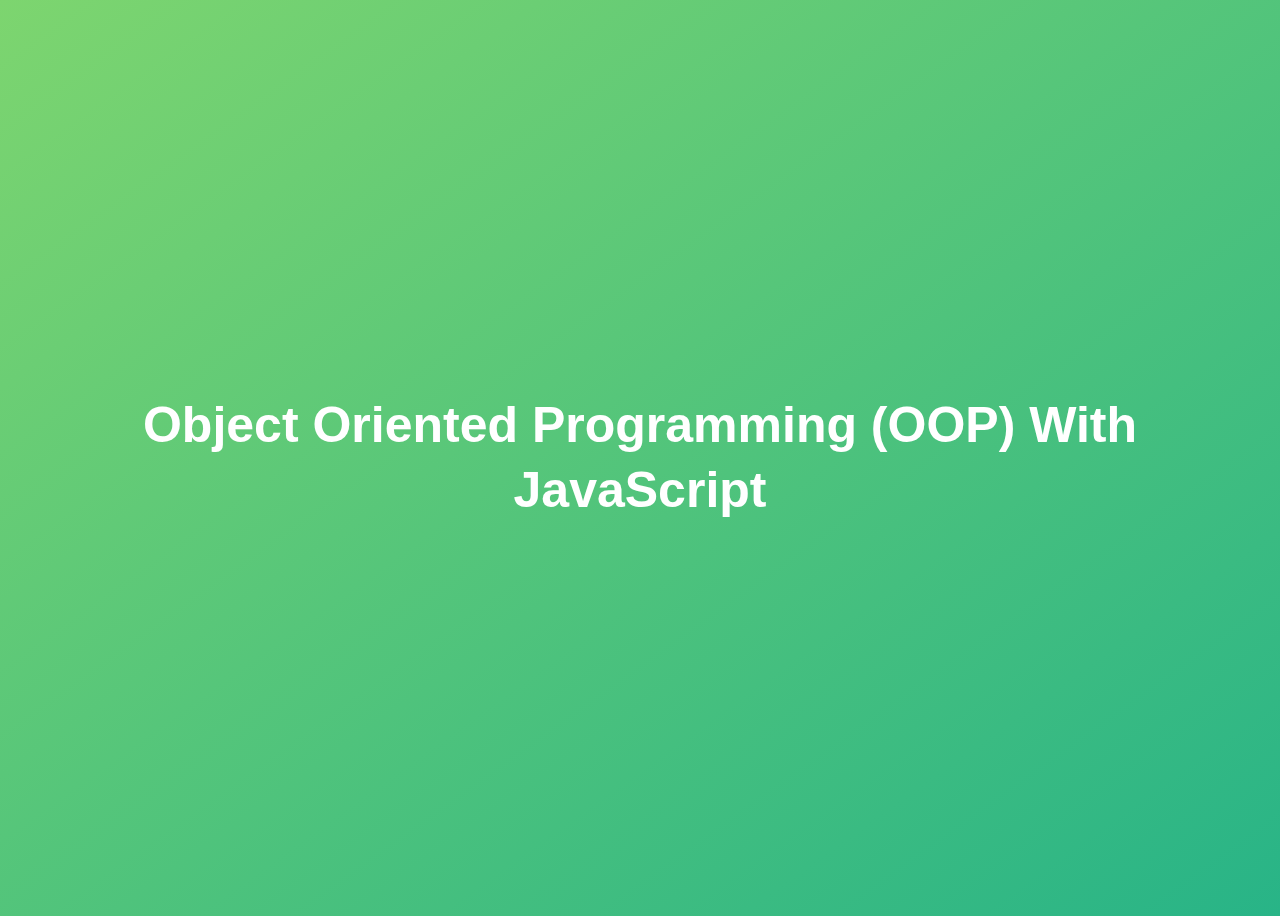
<file: 14-OOP/index.html>
<!DOCTYPE html>
<html lang="en">

<head>
  <meta charset="UTF-8" />
  <meta name="viewport" content="width=device-width, initial-scale=1.0" />
  <meta http-equiv="X-UA-Compatible" content="ie=edge" />
  <title>Object Oriented Programming (OOP) With JavaScript</title>
  <style>
    body {
      height: 100vh;
      display: flex;
      align-items: center;
      background: linear-gradient(to top left, #28b487, #7dd56f);
    }

    h1 {
      font-family: sans-serif;
      font-size: 50px;
      line-height: 1.3;
      width: 100%;
      padding: 30px;
      text-align: center;
      color: white;
    }
  </style>
  <script defer src="script.js"></script>
</head>

<body>
  <h1>Object Oriented Programming (OOP) With JavaScript</h1>
</body>

</html>
</file>
<file: 05-Guess-My-Number/style.css>
@import url("https://fonts.googleapis.com/css?family=Press+Start+2P&display=swap");

* {
  margin: 0;
  padding: 0;
  box-sizing: inherit;
}

html {
  font-size: 62.5%;
  box-sizing: border-box;
}

body {
  font-family: "Press Start 2P", sans-serif;
  color: #eee;
  background-color: #222;
  /* background-color: #60b347; */
}

/* LAYOUT */
header {
  position: relative;
  height: 35vh;
  border-bottom: 7px solid #eee;
}

main {
  height: 65vh;
  color: #eee;
  display: flex;
  align-items: center;
  justify-content: space-around;
}

.left {
  width: 52rem;
  display: flex;
  flex-direction: column;
  align-items: center;
}

.right {
  width: 52rem;
  font-size: 2rem;
}

/* ELEMENTS STYLE */
h1 {
  font-size: 4rem;
  text-align: center;
  position: absolute;
  width: 100%;
  top: 52%;
  left: 50%;
  transform: translate(-50%, -50%);
}

.number {
  background: #eee;
  color: #333;
  font-size: 6rem;
  width: 15rem;
  padding: 3rem 0rem;
  text-align: center;
  position: absolute;
  bottom: 0;
  left: 50%;
  transform: translate(-50%, 50%);
}

.between {
  font-size: 1.4rem;
  position: absolute;
  top: 2rem;
  right: 2rem;
}

.again {
  position: absolute;
  top: 2rem;
  left: 2rem;
}

.guess {
  background: none;
  border: 4px solid #eee;
  font-family: inherit;
  color: inherit;
  font-size: 5rem;
  padding: 2.5rem;
  width: 25rem;
  text-align: center;
  display: block;
  margin-bottom: 3rem;
}

.btn {
  border: none;
  background-color: #eee;
  color: #222;
  font-size: 2rem;
  font-family: inherit;
  padding: 2rem 3rem;
  cursor: pointer;
}

.btn:hover {
  background-color: #ccc;
}

.message {
  margin-bottom: 8rem;
  height: 3rem;
}

.label-score {
  margin-bottom: 2rem;
}
</file>
<file: 06-Modal/style.css>
* {
  margin: 0;
  padding: 0;
  box-sizing: border-box;
}

html {
  font-size: 62.5%;
}

body {
  font-family: sans-serif;
  height: 100vh;
  position: relative;
  display: flex;
  align-items: flex-start;
  justify-content: center;
  line-height: 1.5;
  background: linear-gradient(to top left, #28b487, #7dd56f);
}

.show-modal {
  font-size: 2rem;
  font-weight: 600;
  padding: 1.75rem 3.5rem;
  margin: 5rem 2rem;
  border: none;
  background-color: #fff;
  color: #444;
  border-radius: 10rem;
  cursor: pointer;
}

.hidden {
  display: none;
}

.modal {
  position: absolute;
  top: 50%;
  left: 50%;
  transform: translate(-50%, -50%);
  width: 70%;
  background-color: #fff;
  padding: 6rem;
  border-radius: 5px;
  box-shadow: 0 3rem 5rem rgba(0, 0, 0, 0.3);
  z-index: 10;
}

.close-modal {
  position: absolute;
  top: 1.2rem;
  right: 2rem;
  font-size: 5rem;
  border: none;
  background: none;
  cursor: pointer;
  color: #333;
}

h1 {
  font-size: 2.5rem;
}

p {
  font-size: 1.8rem;
}

.overlay{
  position: absolute;
  top: 0;
  left: 0;
  width: 100%;
  height: 100%;
  background-color: rgba(0, 0, 0, 0.6);
  backdrop-filter: blur(3px);
  z-index: 5;
}
</file>
<file: 07-Pig-Game/style.css>
@import url('https://fonts.googleapis.com/css2?family=Nunito&display=swap');

* {
  margin: 0;
  padding: 0;
  box-sizing: inherit;
}

html {
  font-size: 62.5%;
  box-sizing: border-box;
}

body {
  font-family: 'Nunito', sans-serif;
  font-weight: 400;
  height: 100vh;
  color: #333;
  background-image: linear-gradient(to top left, #753682 0%, #bf2e34 100%);
  display: flex;
  align-items: center;
  justify-content: center;
}

/* LAYOUT */
main {
  position: relative;
  width: 100rem;
  height: 60rem;
  background-color: rgba(255, 255, 255, 0.35);
  backdrop-filter: blur(200px);
  filter: blur();
  box-shadow: 0 3rem 5rem rgba(0, 0, 0, 0.25);
  border-radius: 9px;
  overflow: hidden;
  display: flex;
}

.player {
  flex: 50%;
  padding: 9rem;
  display: flex;
  flex-direction: column;
  align-items: center;
  transition: all 0.75s;
}

/* ELEMENTS */
.name {
  position: relative;
  font-size: 4rem;
  text-transform: uppercase;
  letter-spacing: 1px;
  word-spacing: 2px;
  font-weight: 300;
  margin-bottom: 1rem;
}

.score {
  font-size: 8rem;
  font-weight: 300;
  color: #c7365f;
  margin-bottom: auto;
}

.player--active {
  background-color: rgba(255, 255, 255, 0.4);
}
.player--active .name {
  font-weight: 700;
}
.player--active .score {
  font-weight: 400;
}

.player--active .current {
  opacity: 1;
}

.current {
  background-color: #c7365f;
  opacity: 0.8;
  border-radius: 9px;
  color: #fff;
  width: 65%;
  padding: 2rem;
  text-align: center;
  transition: all 0.75s;
}

.current-label {
  text-transform: uppercase;
  margin-bottom: 1rem;
  font-size: 1.7rem;
  color: #ddd;
}

.current-score {
  font-size: 3.5rem;
}

/* ABSOLUTE POSITIONED ELEMENTS */
.btn {
  position: absolute;
  left: 50%;
  transform: translateX(-50%);
  color: #444;
  background: none;
  border: none;
  font-family: inherit;
  font-size: 1.8rem;
  text-transform: uppercase;
  cursor: pointer;
  font-weight: 400;
  transition: all 0.2s;

  background-color: white;
  background-color: rgba(255, 255, 255, 0.6);
  backdrop-filter: blur(10px);

  padding: 0.7rem 2.5rem;
  border-radius: 50rem;
  box-shadow: 0 1.75rem 3.5rem rgba(0, 0, 0, 0.1);
}

.btn::first-letter {
  font-size: 2.4rem;
  display: inline-block;
  margin-right: 0.7rem;
}

.btn--new {
  top: 4rem;
}
.btn--roll {
  top: 39.3rem;
}
.btn--hold {
  top: 46.1rem;
}

.btn:active {
  transform: translate(-50%, 3px);
  box-shadow: 0 1rem 2rem rgba(0, 0, 0, 0.15);
}

.btn:focus {
  outline: none;
}

.dice {
  position: absolute;
  left: 50%;
  top: 16.5rem;
  transform: translateX(-50%);
  height: 10rem;
  box-shadow: 0 2rem 5rem rgba(0, 0, 0, 0.2);
}

.player--winner {
  background-color: #2f2f2f;
}

.player--winner .name {
  font-weight: 700;
  color: #c7365f;
}

.hidden {
  display: none;
}
</file>
<file: 11-Arrays-Bankist/style.css>
/*
 * Use this CSS to learn some intersting techniques,
 * in case you're wondering how I built the UI.
 * Have fun! 😁
 */

* {
  margin: 0;
  padding: 0;
  box-sizing: inherit;
}

html {
  font-size: 62.5%;
  box-sizing: border-box;
}

body {
  font-family: 'Poppins', sans-serif;
  color: #444;
  background-color: #f3f3f3;
  height: 100vh;
  padding: 2rem;
}

nav {
  display: flex;
  justify-content: space-between;
  align-items: center;
  padding: 0 2rem;
}

.welcome {
  font-size: 1.9rem;
  font-weight: 500;
}

.logo {
  height: 5.25rem;
}

.login {
  display: flex;
}

.login__input {
  border: none;
  padding: 0.5rem 2rem;
  font-size: 1.6rem;
  font-family: inherit;
  text-align: center;
  width: 12rem;
  border-radius: 10rem;
  margin-right: 1rem;
  color: inherit;
  border: 1px solid #fff;
  transition: all 0.3s;
}

.login__input:focus {
  outline: none;
  border: 1px solid #ccc;
}

.login__input::placeholder {
  color: #bbb;
}

.login__btn {
  border: none;
  background: none;
  font-size: 2.2rem;
  color: inherit;
  cursor: pointer;
  transition: all 0.3s;
}

.login__btn:hover,
.login__btn:focus,
.btn--sort:hover,
.btn--sort:focus {
  outline: none;
  color: #777;
}

/* MAIN */
.app {
  position: relative;
  max-width: 100rem;
  margin: 4rem auto;
  display: grid;
  grid-template-columns: 4fr 3fr;
  grid-template-rows: auto repeat(3, 15rem) auto;
  gap: 2rem;

  /* NOTE This creates the fade in/out anumation */
  opacity: 0;
  transition: all 1s;
}

.balance {
  grid-column: 1 / span 2;
  display: flex;
  align-items: flex-end;
  justify-content: space-between;
  margin-bottom: 2rem;
}

.balance__label {
  font-size: 2.2rem;
  font-weight: 500;
  margin-bottom: -0.2rem;
}

.balance__date {
  font-size: 1.4rem;
  color: #888;
}

.balance__value {
  font-size: 4.5rem;
  font-weight: 400;
}

/* MOVEMENTS */
.movements {
  grid-row: 2 / span 3;
  background-color: #fff;
  border-radius: 1rem;
  overflow: scroll;
}

.movements__row {
  padding: 2.25rem 4rem;
  display: flex;
  align-items: center;
  border-bottom: 1px solid #eee;
}

.movements__type {
  font-size: 1.1rem;
  text-transform: uppercase;
  font-weight: 500;
  color: #fff;
  padding: 0.1rem 1rem;
  border-radius: 10rem;
  margin-right: 2rem;
}

.movements__date {
  font-size: 1.1rem;
  text-transform: uppercase;
  font-weight: 500;
  color: #666;
}

.movements__type--deposit {
  background-image: linear-gradient(to top left, #39b385, #9be15d);
}

.movements__type--withdrawal {
  background-image: linear-gradient(to top left, #e52a5a, #ff585f);
}

.movements__value {
  font-size: 1.7rem;
  margin-left: auto;
}

/* SUMMARY */
.summary {
  grid-row: 5 / 6;
  display: flex;
  align-items: baseline;
  padding: 0 0.3rem;
  margin-top: 1rem;
}

.summary__label {
  font-size: 1.2rem;
  font-weight: 500;
  text-transform: uppercase;
  margin-right: 0.8rem;
}

.summary__value {
  font-size: 2.2rem;
  margin-right: 2.5rem;
}

.summary__value--in,
.summary__value--interest {
  color: #66c873;
}

.summary__value--out {
  color: #f5465d;
}

.btn--sort {
  margin-left: auto;
  border: none;
  background: none;
  font-size: 1.3rem;
  font-weight: 500;
  cursor: pointer;
}

/* OPERATIONS */
.operation {
  border-radius: 1rem;
  padding: 3rem 4rem;
  color: #333;
}

.operation--transfer {
  background-image: linear-gradient(to top left, #ffb003, #ffcb03);
}

.operation--loan {
  background-image: linear-gradient(to top left, #39b385, #9be15d);
}

.operation--close {
  background-image: linear-gradient(to top left, #e52a5a, #ff585f);
}

h2 {
  margin-bottom: 1.5rem;
  font-size: 1.7rem;
  font-weight: 600;
  color: #333;
}

.form {
  display: grid;
  grid-template-columns: 2.5fr 2.5fr 1fr;
  grid-template-rows: auto auto;
  gap: 0.4rem 1rem;
}

/* Exceptions for interst */
.form.form--loan {
  grid-template-columns: 2.5fr 1fr 2.5fr;
}
.form__label--loan {
  grid-row: 2;
}
/* End exceptions */

.form__input {
  width: 100%;
  border: none;
  background-color: rgba(255, 255, 255, 0.4);
  font-family: inherit;
  font-size: 1.5rem;
  text-align: center;
  color: #333;
  padding: 0.3rem 1rem;
  border-radius: 0.7rem;
  transition: all 0.3s;
}

.form__input:focus {
  outline: none;
  background-color: rgba(255, 255, 255, 0.6);
}

.form__label {
  font-size: 1.3rem;
  text-align: center;
}

.form__btn {
  border: none;
  border-radius: 0.7rem;
  font-size: 1.8rem;
  background-color: #fff;
  cursor: pointer;
  transition: all 0.3s;
}

.form__btn:focus {
  outline: none;
  background-color: rgba(255, 255, 255, 0.8);
}

.logout-timer {
  padding: 0 0.3rem;
  margin-top: 1.9rem;
  text-align: right;
  font-size: 1.25rem;
}

.timer {
  font-weight: 600;
}
</file>
<file: 12-Numbers-Dates-Timers-Bankist/style.css>
/*
 * Use this CSS to learn some intersting techniques,
 * in case you're wondering how I built the UI.
 * Have fun! 😁
 */

* {
  margin: 0;
  padding: 0;
  box-sizing: inherit;
}

html {
  font-size: 62.5%;
  box-sizing: border-box;
}

body {
  font-family: 'Poppins', sans-serif;
  color: #444;
  background-color: #f3f3f3;
  height: 100vh;
  padding: 2rem;
}

nav {
  display: flex;
  justify-content: space-between;
  align-items: center;
  padding: 0 2rem;
}

.welcome {
  font-size: 1.9rem;
  font-weight: 500;
}

.logo {
  height: 5.25rem;
}

.login {
  display: flex;
}

.login__input {
  border: none;
  padding: 0.5rem 2rem;
  font-size: 1.6rem;
  font-family: inherit;
  text-align: center;
  width: 12rem;
  border-radius: 10rem;
  margin-right: 1rem;
  color: inherit;
  border: 1px solid #fff;
  transition: all 0.3s;
}

.login__input:focus {
  outline: none;
  border: 1px solid #ccc;
}

.login__input::placeholder {
  color: #bbb;
}

.login__btn {
  border: none;
  background: none;
  font-size: 2.2rem;
  color: inherit;
  cursor: pointer;
  transition: all 0.3s;
}

.login__btn:hover,
.login__btn:focus,
.btn--sort:hover,
.btn--sort:focus {
  outline: none;
  color: #777;
}

/* MAIN */
.app {
  position: relative;
  max-width: 100rem;
  margin: 4rem auto;
  display: grid;
  grid-template-columns: 4fr 3fr;
  grid-template-rows: auto repeat(3, 15rem) auto;
  gap: 2rem;

  /* NOTE This creates the fade in/out anumation */
  opacity: 0;
  transition: all 1s;
}

.balance {
  grid-column: 1 / span 2;
  display: flex;
  align-items: flex-end;
  justify-content: space-between;
  margin-bottom: 2rem;
}

.balance__label {
  font-size: 2.2rem;
  font-weight: 500;
  margin-bottom: -0.2rem;
}

.balance__date {
  font-size: 1.4rem;
  color: #888;
}

.balance__value {
  font-size: 4.5rem;
  font-weight: 400;
}

/* MOVEMENTS */
.movements {
  grid-row: 2 / span 3;
  background-color: #fff;
  border-radius: 1rem;
  overflow: scroll;
}

.movements__row {
  padding: 2.25rem 4rem;
  display: flex;
  align-items: center;
  border-bottom: 1px solid #eee;
}

.movements__type {
  font-size: 1.1rem;
  text-transform: uppercase;
  font-weight: 500;
  color: #fff;
  padding: 0.1rem 1rem;
  border-radius: 10rem;
  margin-right: 2rem;
}

.movements__date {
  font-size: 1.1rem;
  text-transform: uppercase;
  font-weight: 500;
  color: #666;
}

.movements__type--deposit {
  background-image: linear-gradient(to top left, #39b385, #9be15d);
}

.movements__type--withdrawal {
  background-image: linear-gradient(to top left, #e52a5a, #ff585f);
}

.movements__value {
  font-size: 1.7rem;
  margin-left: auto;
}

/* SUMMARY */
.summary {
  grid-row: 5 / 6;
  display: flex;
  align-items: baseline;
  padding: 0 0.3rem;
  margin-top: 1rem;
}

.summary__label {
  font-size: 1.2rem;
  font-weight: 500;
  text-transform: uppercase;
  margin-right: 0.8rem;
}

.summary__value {
  font-size: 2.2rem;
  margin-right: 2.5rem;
}

.summary__value--in,
.summary__value--interest {
  color: #66c873;
}

.summary__value--out {
  color: #f5465d;
}

.btn--sort {
  margin-left: auto;
  border: none;
  background: none;
  font-size: 1.3rem;
  font-weight: 500;
  cursor: pointer;
}

/* OPERATIONS */
.operation {
  border-radius: 1rem;
  padding: 3rem 4rem;
  color: #333;
}

.operation--transfer {
  background-image: linear-gradient(to top left, #ffb003, #ffcb03);
}

.operation--loan {
  background-image: linear-gradient(to top left, #39b385, #9be15d);
}

.operation--close {
  background-image: linear-gradient(to top left, #e52a5a, #ff585f);
}

h2 {
  margin-bottom: 1.5rem;
  font-size: 1.7rem;
  font-weight: 600;
  color: #333;
}

.form {
  display: grid;
  grid-template-columns: 2.5fr 2.5fr 1fr;
  grid-template-rows: auto auto;
  gap: 0.4rem 1rem;
}

/* Exceptions for interst */
.form.form--loan {
  grid-template-columns: 2.5fr 1fr 2.5fr;
}
.form__label--loan {
  grid-row: 2;
}
/* End exceptions */

.form__input {
  width: 100%;
  border: none;
  background-color: rgba(255, 255, 255, 0.4);
  font-family: inherit;
  font-size: 1.5rem;
  text-align: center;
  color: #333;
  padding: 0.3rem 1rem;
  border-radius: 0.7rem;
  transition: all 0.3s;
}

.form__input:focus {
  outline: none;
  background-color: rgba(255, 255, 255, 0.6);
}

.form__label {
  font-size: 1.3rem;
  text-align: center;
}

.form__btn {
  border: none;
  border-radius: 0.7rem;
  font-size: 1.8rem;
  background-color: #fff;
  cursor: pointer;
  transition: all 0.3s;
}

.form__btn:focus {
  outline: none;
  background-color: rgba(255, 255, 255, 0.8);
}

.logout-timer {
  padding: 0 0.3rem;
  margin-top: 1.9rem;
  text-align: right;
  font-size: 1.25rem;
}

.timer {
  font-weight: 600;
}
</file>
<file: 13-Advanced-DOM-Bankist/style.css>
/* The page is NOT responsive. You can implement responsiveness yourself if you wanna have some fun 😃 */

:root {
  --color-primary: #5ec576;
  --color-secondary: #ffcb03;
  --color-tertiary: #ff585f;
  --color-primary-darker: #4bbb7d;
  --color-secondary-darker: #ffbb00;
  --color-tertiary-darker: #fd424b;
  --color-primary-opacity: #5ec5763a;
  --color-secondary-opacity: #ffcd0331;
  --color-tertiary-opacity: #ff58602d;
  --gradient-primary: linear-gradient(to top left, #39b385, #9be15d);
  --gradient-secondary: linear-gradient(to top left, #ffb003, #ffcb03);
}

* {
  margin: 0;
  padding: 0;
  box-sizing: inherit;
}

html {
  font-size: 62.5%;
  box-sizing: border-box;
}

body {
  font-family: 'Poppins', sans-serif;
  font-weight: 300;
  color: #444;
  line-height: 1.9;
  background-color: #f3f3f3;
}

/* GENERAL ELEMENTS */
.section {
  padding: 15rem 3rem;
  border-top: 1px solid #ddd;

  transition: transform 1s, opacity 1s;
}

.section--hidden {
  opacity: 0;
  transform: translateY(8rem);
}

.section__title {
  max-width: 80rem;
  margin: 0 auto 8rem auto;
}

.section__description {
  font-size: 1.8rem;
  font-weight: 600;
  text-transform: uppercase;
  color: var(--color-primary);
  margin-bottom: 1rem;
}

.section__header {
  font-size: 4rem;
  line-height: 1.3;
  font-weight: 500;
}

.btn {
  display: inline-block;
  background-color: var(--color-primary);
  font-size: 1.6rem;
  font-family: inherit;
  font-weight: 500;
  border: none;
  padding: 1.25rem 4.5rem;
  border-radius: 10rem;
  cursor: pointer;
  transition: all 0.3s;
}

.btn:hover {
  background-color: var(--color-primary-darker);
}

.btn--text {
  display: inline-block;
  background: none;
  font-size: 1.7rem;
  font-family: inherit;
  font-weight: 500;
  color: var(--color-primary);
  border: none;
  border-bottom: 1px solid currentColor;
  padding-bottom: 2px;
  cursor: pointer;
  transition: all 0.3s;
}

p {
  color: #666;
}

/* This is BAD for accessibility! Don't do in the real world! */
button:focus {
  outline: none;
}

img {
  transition: filter 0.5s;
}

.lazy-img {
  filter: blur(20px);
}

/* NAVIGATION */
.nav {
  display: flex;
  justify-content: space-between;
  align-items: center;
  height: 9rem;
  width: 100%;
  padding: 0 6rem;
  z-index: 100;
}

/* nav and stickly class at the same time */
.nav.sticky {
  position: fixed;
  background-color: rgba(255, 255, 255, 0.95);
}

.nav__logo {
  height: 4.5rem;
  transition: all 0.3s;
}

.nav__links {
  display: flex;
  align-items: center;
  list-style: none;
}

.nav__item {
  margin-left: 4rem;
}

.nav__link:link,
.nav__link:visited {
  font-size: 1.7rem;
  font-weight: 400;
  color: inherit;
  text-decoration: none;
  display: block;
  transition: all 0.3s;
}

.nav__link--btn:link,
.nav__link--btn:visited {
  padding: 0.8rem 2.5rem;
  border-radius: 3rem;
  background-color: var(--color-primary);
  color: #222;
}

.nav__link--btn:hover,
.nav__link--btn:active {
  color: inherit;
  background-color: var(--color-primary-darker);
  color: #333;
}

/* HEADER */
.header {
  padding: 0 3rem;
  height: 100vh;
  display: flex;
  flex-direction: column;
  align-items: center;
}

.header__title {
  flex: 1;

  max-width: 115rem;
  display: grid;
  grid-template-columns: 3fr 2fr;
  row-gap: 3rem;
  align-content: center;
  justify-content: center;

  align-items: start;
  justify-items: start;
}

h1 {
  font-size: 5.5rem;
  line-height: 1.35;
}

h4 {
  font-size: 2.4rem;
  font-weight: 500;
}

.header__img {
  width: 100%;
  grid-column: 2 / 3;
  grid-row: 1 / span 4;
  transform: translateY(-6rem);
}

.highlight {
  position: relative;
}

.highlight::after {
  display: block;
  content: '';
  position: absolute;
  bottom: 0;
  left: 0;
  height: 100%;
  width: 100%;
  z-index: -1;
  opacity: 0.7;
  transform: scale(1.07, 1.05) skewX(-15deg);
  background-image: var(--gradient-primary);
}

/* FEATURES */
.features {
  display: grid;
  grid-template-columns: 1fr 1fr;
  gap: 4rem;
  margin: 0 12rem;
}

.features__img {
  width: 100%;
}

.features__feature {
  align-self: center;
  justify-self: center;
  width: 70%;
  font-size: 1.5rem;
}

.features__icon {
  display: flex;
  align-items: center;
  justify-content: center;
  background-color: var(--color-primary-opacity);
  height: 5.5rem;
  width: 5.5rem;
  border-radius: 50%;
  margin-bottom: 2rem;
}

.features__icon svg {
  height: 2.5rem;
  width: 2.5rem;
  fill: var(--color-primary);
}

.features__header {
  font-size: 2rem;
  margin-bottom: 1rem;
}

/* OPERATIONS */
.operations {
  max-width: 100rem;
  margin: 12rem auto 0 auto;

  background-color: #fff;
}

.operations__tab-container {
  display: flex;
  justify-content: center;
}

.operations__tab {
  margin-right: 2.5rem;
  transform: translateY(-50%);
}

.operations__tab span {
  margin-right: 1rem;
  font-weight: 600;
  display: inline-block;
}

.operations__tab--1 {
  background-color: var(--color-secondary);
}

.operations__tab--1:hover {
  background-color: var(--color-secondary-darker);
}

.operations__tab--3 {
  background-color: var(--color-tertiary);
  margin: 0;
}

.operations__tab--3:hover {
  background-color: var(--color-tertiary-darker);
}

.operations__tab--active {
  transform: translateY(-66%);
}

.operations__content {
  display: none;

  /* JUST PRESENTATIONAL */
  font-size: 1.7rem;
  padding: 2.5rem 7rem 6.5rem 7rem;
}

.operations__content--active {
  display: grid;
  grid-template-columns: 7rem 1fr;
  column-gap: 3rem;
  row-gap: 0.5rem;
}

.operations__header {
  font-size: 2.25rem;
  font-weight: 500;
  align-self: center;
}

.operations__icon {
  display: flex;
  align-items: center;
  justify-content: center;
  height: 7rem;
  width: 7rem;
  border-radius: 50%;
}

.operations__icon svg {
  height: 2.75rem;
  width: 2.75rem;
}

.operations__content p {
  grid-column: 2;
}

.operations__icon--1 {
  background-color: var(--color-secondary-opacity);
}
.operations__icon--2 {
  background-color: var(--color-primary-opacity);
}
.operations__icon--3 {
  background-color: var(--color-tertiary-opacity);
}
.operations__icon--1 svg {
  fill: var(--color-secondary-darker);
}
.operations__icon--2 svg {
  fill: var(--color-primary);
}
.operations__icon--3 svg {
  fill: var(--color-tertiary);
}

/* SLIDER */
.slider {
  max-width: 100rem;
  height: 50rem;
  margin: 0 auto;
  position: relative;

  /* IN THE END */
  overflow: hidden;
}

.slide {
  position: absolute;
  top: 0;
  width: 100%;
  height: 50rem;

  display: flex;
  align-items: center;
  justify-content: center;

  /* THIS creates the animation! */
  transition: transform 1s;
}

.slide > img {
  /* Only for images that have different size than slide */
  width: 100%;
  height: 100%;
  object-fit: cover;
}

.slider__btn {
  position: absolute;
  top: 50%;
  z-index: 10;

  border: none;
  background: rgba(255, 255, 255, 0.7);
  font-family: inherit;
  color: #333;
  border-radius: 50%;
  height: 5.5rem;
  width: 5.5rem;
  font-size: 3.25rem;
  cursor: pointer;
}

.slider__btn--left {
  left: 6%;
  transform: translate(-50%, -50%);
}

.slider__btn--right {
  right: 6%;
  transform: translate(50%, -50%);
}

.dots {
  position: absolute;
  bottom: 5%;
  left: 50%;
  transform: translateX(-50%);
  display: flex;
}

.dots__dot {
  border: none;
  background-color: #b9b9b9;
  opacity: 0.7;
  height: 1rem;
  width: 1rem;
  border-radius: 50%;
  margin-right: 1.75rem;
  cursor: pointer;
  transition: all 0.5s;

  /* Only necessary when overlying images */
  /* box-shadow: 0 0.6rem 1.5rem rgba(0, 0, 0, 0.7); */
}

.dots__dot:last-child {
  margin: 0;
}

.dots__dot--active {
  /* background-color: #fff; */
  background-color: #888;
  opacity: 1;
}

/* TESTIMONIALS */
.testimonial {
  width: 65%;
  position: relative;
}

.testimonial::before {
  content: '\201C';
  position: absolute;
  top: -5.7rem;
  left: -6.8rem;
  line-height: 1;
  font-size: 20rem;
  font-family: inherit;
  color: var(--color-primary);
  z-index: -1;
}

.testimonial__header {
  font-size: 2.25rem;
  font-weight: 500;
  margin-bottom: 1.5rem;
}

.testimonial__text {
  font-size: 1.7rem;
  margin-bottom: 3.5rem;
  color: #666;
}

.testimonial__author {
  margin-left: 3rem;
  font-style: normal;

  display: grid;
  grid-template-columns: 6.5rem 1fr;
  column-gap: 2rem;
}

.testimonial__photo {
  grid-row: 1 / span 2;
  width: 6.5rem;
  border-radius: 50%;
}

.testimonial__name {
  font-size: 1.7rem;
  font-weight: 500;
  align-self: end;
  margin: 0;
}

.testimonial__location {
  font-size: 1.5rem;
}

.section__title--testimonials {
  margin-bottom: 4rem;
}

/* SIGNUP */
.section--sign-up {
  background-color: #37383d;
  border-top: none;
  border-bottom: 1px solid #444;
  text-align: center;
  padding: 10rem 3rem;
}

.section--sign-up .section__header {
  color: #fff;
  text-align: center;
}

.section--sign-up .section__title {
  margin-bottom: 6rem;
}

.section--sign-up .btn {
  font-size: 1.9rem;
  padding: 2rem 5rem;
}

/* FOOTER */
.footer {
  padding: 10rem 3rem;
  background-color: #37383d;
}

.footer__nav {
  list-style: none;
  display: flex;
  justify-content: center;
  margin-bottom: 5rem;
}

.footer__item {
  margin-right: 4rem;
}

.footer__link {
  font-size: 1.6rem;
  color: #eee;
  text-decoration: none;
}

.footer__logo {
  height: 5rem;
  display: block;
  margin: 0 auto;
  margin-bottom: 5rem;
}

.footer__copyright {
  font-size: 1.4rem;
  color: #aaa;
  text-align: center;
}

.footer__copyright .footer__link {
  font-size: 1.4rem;
}

/* MODAL WINDOW */
.modal {
  position: fixed;
  top: 50%;
  left: 50%;
  transform: translate(-50%, -50%);
  max-width: 60rem;
  background-color: #f3f3f3;
  padding: 5rem 6rem;
  box-shadow: 0 4rem 6rem rgba(0, 0, 0, 0.3);
  z-index: 1000;
  transition: all 0.5s;
}

.overlay {
  position: fixed;
  top: 0;
  left: 0;
  width: 100%;
  height: 100%;
  background-color: rgba(0, 0, 0, 0.5);
  backdrop-filter: blur(4px);
  z-index: 100;
  transition: all 0.5s;
}

.modal__header {
  font-size: 3.25rem;
  margin-bottom: 4.5rem;
  line-height: 1.5;
}

.modal__form {
  margin: 0 3rem;
  display: grid;
  grid-template-columns: 1fr 2fr;
  align-items: center;
  gap: 2.5rem;
}

.modal__form label {
  font-size: 1.7rem;
  font-weight: 500;
}

.modal__form input {
  font-size: 1.7rem;
  padding: 1rem 1.5rem;
  border: 1px solid #ddd;
  border-radius: 0.5rem;
}

.modal__form button {
  grid-column: 1 / span 2;
  justify-self: center;
  margin-top: 1rem;
}

.btn--close-modal {
  font-family: inherit;
  color: inherit;
  position: absolute;
  top: 0.5rem;
  right: 2rem;
  font-size: 4rem;
  cursor: pointer;
  border: none;
  background: none;
}

.hidden {
  visibility: hidden;
  opacity: 0;
}

/* COOKIE MESSAGE */
.cookie-message {
  display: flex;
  align-items: center;
  justify-content: space-evenly;
  width: 100%;
  background-color: white;
  color: #bbb;
  font-size: 1.5rem;
  font-weight: 400;
}
</file>
